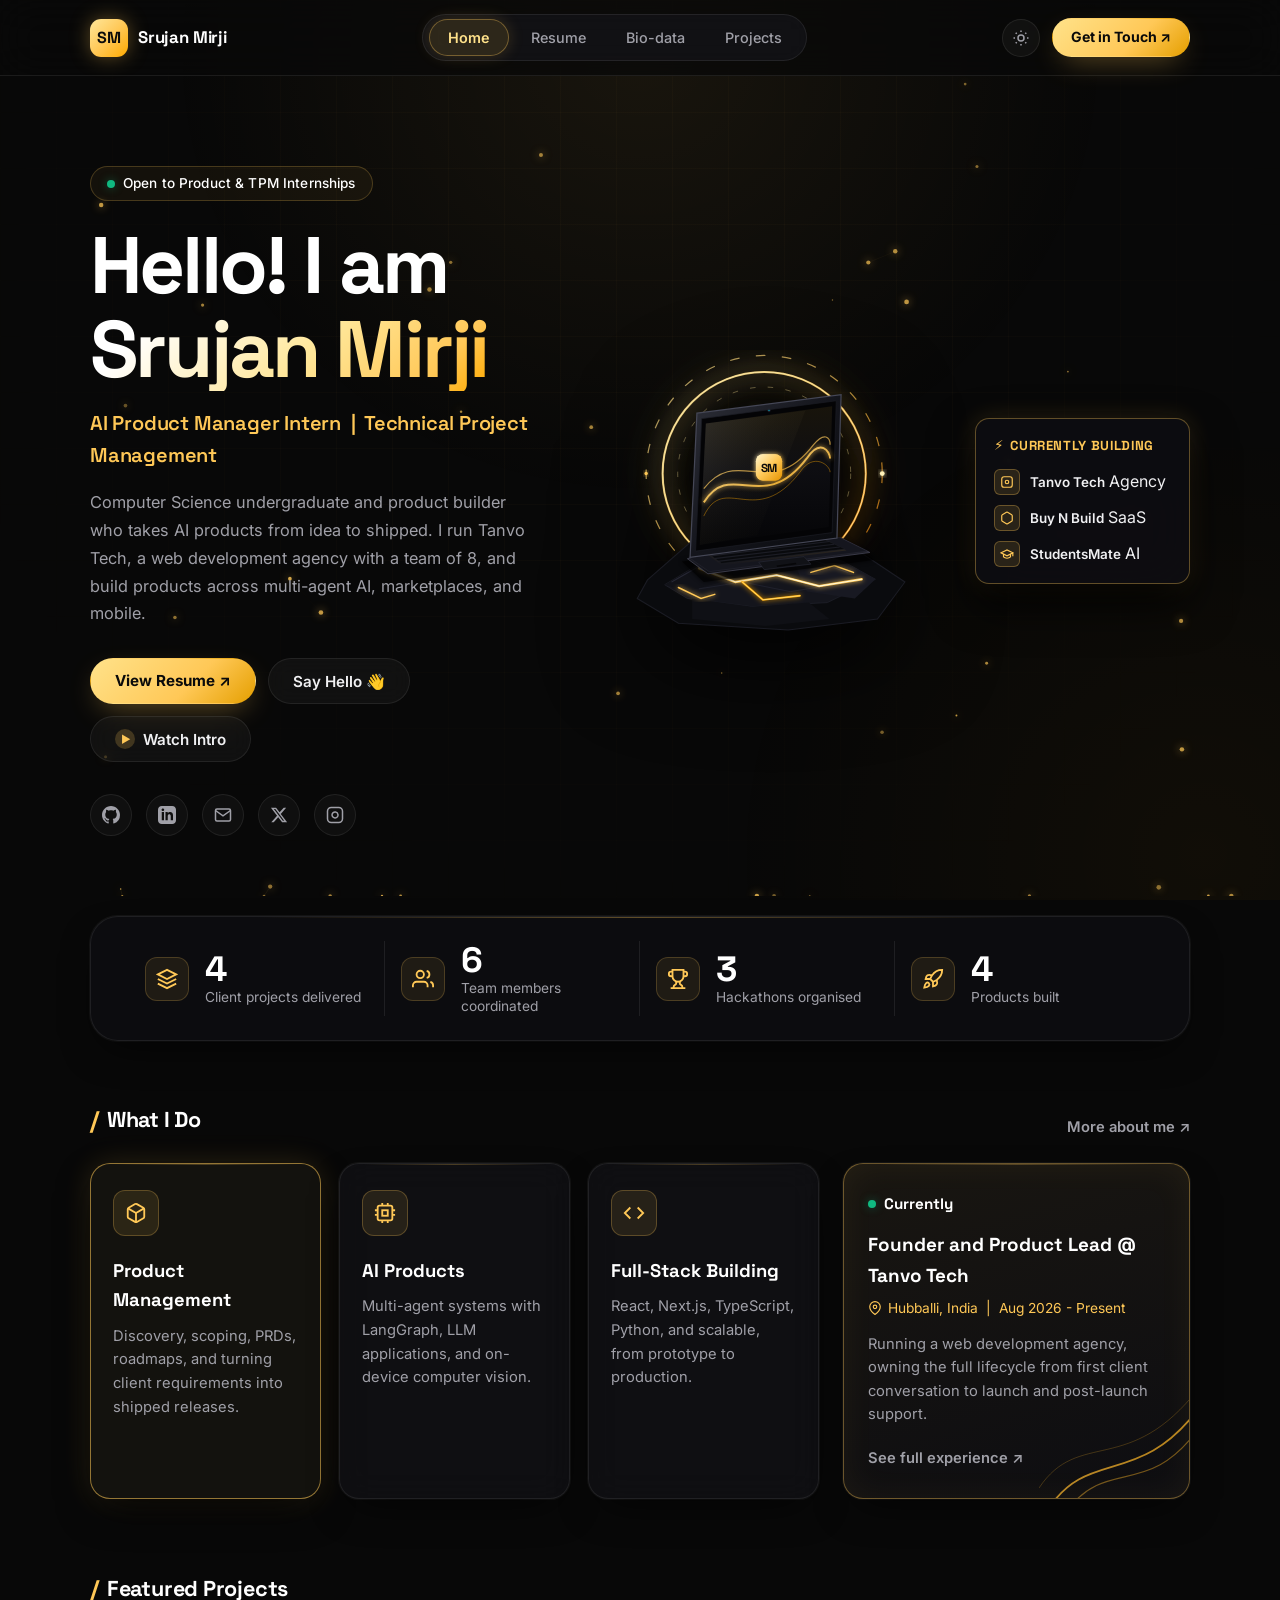
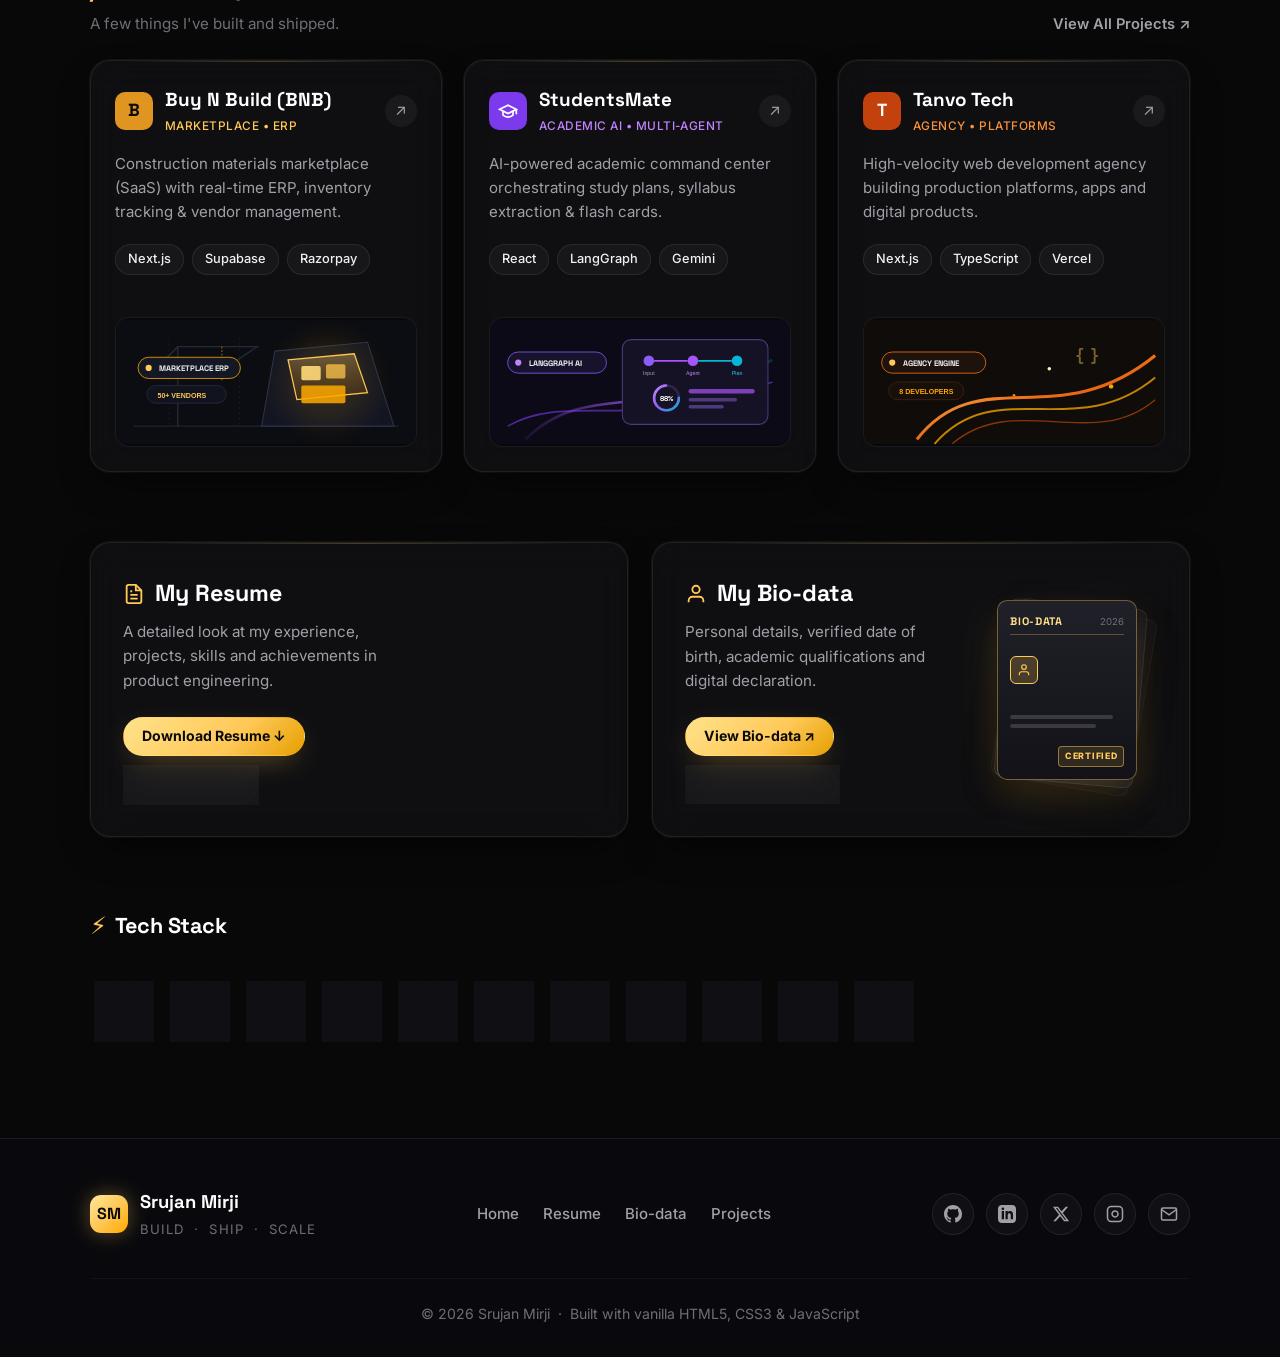
<file: index.html>
<!DOCTYPE html>
<html lang="en">
<head>
    <meta charset="UTF-8">
    <meta name="viewport" content="width=device-width, initial-scale=1.0">
    <title>Srujan Mirji | AI Product Manager &amp; Builder</title>
    <meta name="description" content="Portfolio of Srujan Mirji - AI Product Manager Intern, Technical Project Management, and Founder of Tanvo Tech.">
    <!-- Google Fonts -->
    <link rel="preconnect" href="https://fonts.googleapis.com">
    <link rel="preconnect" href="https://fonts.gstatic.com" crossorigin>
    <link href="https://fonts.googleapis.com/css2?family=Inter:wght@400;500;600;700&family=Space+Grotesk:wght@500;600;700;800&display=swap" rel="stylesheet">
    <link rel="stylesheet" href="style.css">
</head>

<body>

<div class="bg-grid-mesh"></div>

<!-- ==========================================================================
     1. NAVIGATION BAR
     ========================================================================== -->
<nav class="navbar" id="navbar">
    <div class="container">
        <div class="nav-left">
            <a href="index.html" class="nav-brand" aria-label="Srujan Mirji Home">
                <span class="brand-badge">SM</span>
                <span class="brand-name">Srujan Mirji</span>
            </a>
        </div>

        <div class="nav-center">
            <div class="nav-pill">
                <a href="index.html" class="active">Home</a>
                <a href="resume.html">Resume</a>
                <a href="biodata.html">Bio-data</a>
                <a href="#projects">Projects</a>
            </div>
        </div>

        <div class="nav-right">
            <button class="theme-btn" id="themeToggle" aria-label="Toggle theme" title="Toggle theme">
                <svg viewBox="0 0 24 24" fill="none" stroke="currentColor" stroke-width="2"><circle cx="12" cy="12" r="4"/><path d="M12 2v2M12 20v2M4.93 4.93l1.41 1.41M17.66 17.66l1.41 1.41M2 12h2M20 12h2M6.34 17.66l-1.41 1.41M19.07 4.93l-1.41 1.41"/></svg>
            </button>
            <a href="#contact" class="btn btn-gold btn-sm" id="openContactBtnNav">Get in Touch ↗</a>
            <button class="mobile-toggle" id="mobileMenuBtn" aria-label="Toggle navigation menu" aria-expanded="false">
                <span></span><span></span><span></span>
            </button>
        </div>
    </div>
</nav>

<!-- Mobile Navigation Drawer -->
<div class="mobile-nav-drawer" id="mobileNavDrawer">
    <a href="index.html" class="active">Home</a>
    <a href="resume.html">Resume</a>
    <a href="biodata.html">Bio-data</a>
    <a href="#projects">Projects</a>
    <a href="#contact" class="btn btn-gold" id="mobileContactLink">Get in Touch ↗</a>
</div>

<!-- ==========================================================================
     2. HERO SECTION
     ========================================================================== -->
<section class="hero-section" id="home">
    <canvas id="heroParticles" class="hero-canvas"></canvas>

    <div class="container hero-container">
        <!-- Hero Left Column -->
        <div class="hero-left">
            <div class="status-pill">
                <span class="status-dot"></span>
                <span>Open to Product &amp; TPM Internships</span>
            </div>

            <h1 class="hero-title">
                Hello! I am<br>
                <span class="gold-gradient-text">Srujan Mirji</span>
            </h1>

            <p class="hero-subtitle">AI Product Manager Intern &nbsp;|&nbsp; Technical Project Management</p>

            <p class="hero-desc">
                Computer Science undergraduate and product builder who takes AI products from idea to shipped. I run Tanvo Tech, a web development agency with a team of 8, and build products across multi-agent AI, marketplaces, and mobile.
            </p>

            <div class="hero-actions">
                <a href="resume.html" class="btn btn-gold">View Resume ↗</a>
                <button class="btn btn-glass" onclick="welcomeMessage()">Say Hello 👋</button>
                <button class="btn btn-glass" id="openIntroModal"><span class="play-icon">▶</span> Watch Intro</button>
            </div>

            <div class="hero-socials">
                <a href="https://github.com/Srujanmirji" target="_blank" rel="noopener" class="social-link" aria-label="GitHub">
                    <svg viewBox="0 0 24 24" fill="currentColor"><path d="M12 0C5.37 0 0 5.37 0 12c0 5.31 3.435 9.795 8.205 11.385.6.105.825-.255.825-.57 0-.285-.015-1.23-.015-2.235-3.015.555-3.795-.735-4.035-1.41-.135-.345-.72-1.41-1.23-1.695-.42-.225-1.02-.78-.015-.795.945-.015 1.62.87 1.845 1.23 1.08 1.815 2.805 1.305 3.495.99.105-.78.42-1.305.765-1.605-2.67-.3-5.46-1.335-5.46-5.925 0-1.305.465-2.385 1.23-3.225-.12-.3-.54-1.53.12-3.18 0 0 1.005-.315 3.3 1.23.96-.27 1.98-.405 3-.405s2.04.135 3 .405c2.295-1.56 3.3-1.23 3.3-1.23.66 1.65.24 2.88.12 3.18.765.84 1.23 1.905 1.23 3.225 0 4.605-2.805 5.625-5.475 5.925.435.375.81 1.095.81 2.22 0 1.605-.015 2.895-.015 3.3 0 .315.225.69.825.57A12.02 12.02 0 0024 12c0-6.63-5.37-12-12-12z"/></svg>
                </a>
                <a href="https://linkedin.com/in/srujanmirji" target="_blank" rel="noopener" class="social-link" aria-label="LinkedIn">
                    <svg viewBox="0 0 24 24" fill="currentColor"><path d="M19 0h-14c-2.761 0-5 2.239-5 5v14c0 2.761 2.239 5 5 5h14c2.762 0 5-2.239 5-5v-14c0-2.761-2.238-5-5-5zm-11 19h-3v-11h3v11zm-1.5-12.268c-.966 0-1.75-.79-1.75-1.764s.784-1.764 1.75-1.764 1.75.79 1.75 1.764-.783 1.764-1.75 1.764zm13.5 12.268h-3v-5.604c0-3.368-4-3.113-4 0v5.604h-3v-11h3v1.765c1.396-2.586 7-2.777 7 2.476v6.759z"/></svg>
                </a>
                <a href="mailto:srujanmirji10@gmail.com" class="social-link" aria-label="Email">
                    <svg viewBox="0 0 24 24" fill="none" stroke="currentColor" stroke-width="2"><path d="M4 4h16c1.1 0 2 .9 2 2v12c0 1.1-.9 2-2 2H4c-1.1 0-2-.9-2-2V6c0-1.1.9-2 2-2z"/><polyline points="22,6 12,13 2,6"/></svg>
                </a>
                <a href="https://twitter.com" target="_blank" rel="noopener" class="social-link" aria-label="X (Twitter)">
                    <svg viewBox="0 0 24 24" fill="currentColor"><path d="M18.244 2.25h3.308l-7.227 8.26 8.502 11.24H16.17l-5.214-6.817L4.99 21.75H1.68l7.73-8.835L1.254 2.25H8.08l4.713 6.231zm-1.161 17.52h1.833L7.084 4.126H5.117z"/></svg>
                </a>
                <a href="https://instagram.com" target="_blank" rel="noopener" class="social-link" aria-label="Instagram">
                    <svg viewBox="0 0 24 24" fill="none" stroke="currentColor" stroke-width="2"><rect x="2" y="2" width="20" height="20" rx="5" ry="5"/><path d="M16 11.37A4 4 0 1 1 12.63 8 4 4 0 0 1 16 11.37z"/><line x1="17.5" y1="6.5" x2="17.51" y2="6.5"/></svg>
                </a>
            </div>
        </div>

        <!-- Hero Right Column (3D Laptop with Layered Halo Portal & Fissure Rock) -->
        <div class="hero-right">
            <div class="laptop-scene">
                <!-- High-Fidelity 3D Laptop & Volcanic Rock SVG -->
                <svg class="laptop-scene-svg" viewBox="0 0 540 440" fill="none" xmlns="http://www.w3.org/2000/svg">
                  <defs>
                    <filter id="haloGlow" x="-50%" y="-50%" width="200%" height="200%">
                      <feGaussianBlur stdDeviation="16" result="blur1" />
                      <feGaussianBlur stdDeviation="28" result="blur2" />
                      <feMerge>
                        <feMergeNode in="blur2" />
                        <feMergeNode in="blur1" />
                        <feMergeNode in="SourceGraphic" />
                      </feMerge>
                    </filter>
                    <filter id="fissureGlow" x="-30%" y="-30%" width="160%" height="160%">
                      <feGaussianBlur stdDeviation="4" result="blur" />
                      <feMerge>
                        <feMergeNode in="blur" />
                        <feMergeNode in="SourceGraphic" />
                      </feMerge>
                    </filter>
                    <linearGradient id="haloRingGrad" x1="0" y1="0" x2="1" y2="1">
                      <stop offset="0%" stop-color="#FFE79A" />
                      <stop offset="50%" stop-color="#FFC857" />
                      <stop offset="100%" stop-color="#FF8800" />
                    </linearGradient>
                    <linearGradient id="lidBezelGrad" x1="0" y1="0" x2="1" y2="1">
                      <stop offset="0%" stop-color="#2D2F38" />
                      <stop offset="50%" stop-color="#14151C" />
                      <stop offset="100%" stop-color="#090A0D" />
                    </linearGradient>
                    <linearGradient id="screenGrad" x1="0" y1="0" x2="0" y2="1">
                      <stop offset="0%" stop-color="#18140B" />
                      <stop offset="45%" stop-color="#0E0E12" />
                      <stop offset="100%" stop-color="#050507" />
                    </linearGradient>
                    <linearGradient id="screenGlassGlare" x1="0" y1="0" x2="1" y2="1">
                      <stop offset="0%" stop-color="#FFFFFF" stop-opacity="0.12" />
                      <stop offset="40%" stop-color="#FFE79A" stop-opacity="0.04" />
                      <stop offset="100%" stop-color="#000000" stop-opacity="0" />
                    </linearGradient>
                    <linearGradient id="goldMeshGrad" x1="0" y1="0" x2="1" y2="1">
                      <stop offset="0%" stop-color="#FFF2B8" />
                      <stop offset="50%" stop-color="#FFC857" />
                      <stop offset="100%" stop-color="#FFAA00" />
                    </linearGradient>
                    <linearGradient id="baseMetalGrad" x1="0" y1="0" x2="0" y2="1">
                      <stop offset="0%" stop-color="#3D3E4B" />
                      <stop offset="15%" stop-color="#22232B" />
                      <stop offset="85%" stop-color="#15161D" />
                      <stop offset="100%" stop-color="#0D0E12" />
                    </linearGradient>
                    <linearGradient id="goldLogoGrad" x1="0" y1="0" x2="1" y2="1">
                      <stop offset="0%" stop-color="#FFF5CC" />
                      <stop offset="50%" stop-color="#FFC857" />
                      <stop offset="100%" stop-color="#E59400" />
                    </linearGradient>
                    <linearGradient id="deckGlowGrad" x1="0" y1="0" x2="0" y2="1">
                      <stop offset="0%" stop-color="#FFC857" stop-opacity="0.35" />
                      <stop offset="100%" stop-color="#FFAA00" stop-opacity="0" />
                    </linearGradient>
                  </defs>

                  <!-- 1. SVG Animated Gold Orbital Rings Behind Laptop -->
                  <g class="svg-orbital-rings">
                    <circle class="svg-orbit-outer" cx="280" cy="180" r="172" stroke="url(#haloRingGrad)" stroke-width="1.8" stroke-dasharray="14 24" fill="none" opacity="0.65" />
                    <circle class="svg-orbit-main" cx="280" cy="180" r="148" stroke="url(#haloRingGrad)" stroke-width="3" fill="none" opacity="0.9" filter="url(#haloGlow)" />
                    <circle class="svg-orbit-main" cx="280" cy="180" r="148" stroke="#FFF0B3" stroke-width="1.2" fill="none" opacity="0.95" />
                    <circle class="svg-orbit-inner" cx="280" cy="180" r="126" stroke="#FFE79A" stroke-width="1" stroke-dasharray="8 18" fill="none" opacity="0.5" />
                    <!-- Orbiting Satellites / Energy Sparks -->
                    <circle cx="452" cy="180" r="3.5" fill="#FFF2B8" filter="url(#fissureGlow)" />
                    <circle cx="108" cy="180" r="2.5" fill="#FFC857" filter="url(#fissureGlow)" />
                  </g>

                  <!-- 2. Volcanic Obsidian Rock Foundation with Molten Gold Crevices -->
                  <g class="rock-base-group">
                    <polygon points="110,335 175,278 325,268 425,298 485,338 445,392 315,408 155,398 95,362" fill="#0A0B0E" stroke="#1B1C24" stroke-width="1.5" />
                    <polygon points="135,342 215,294 312,284 395,308 442,334 372,368 262,374 168,362" fill="#14151C" stroke="#22242E" stroke-width="1" />
                    <polygon points="175,362 262,374 345,368 375,392 282,402 175,392" fill="#0F1015" />
                    <polygon points="312,284 395,308 442,334 412,362 342,352" fill="#181922" />
                    <polygon points="135,342 215,294 238,332 168,352" fill="#111218" />
                    <!-- Rock Stratum Lines -->
                    <polyline points="145,338 205,304 265,322 328,298 402,324" stroke="#262734" stroke-width="1.5" fill="none" />
                    <polyline points="185,348 248,338 318,352 382,342" stroke="#262734" stroke-width="1" fill="none" />

                    <!-- Molten Golden Lava Fissures (Glowing) -->
                    <path d="M185,318 L238,338 L298,328 L360,344 L422,334" stroke="#FFC857" stroke-width="3.5" stroke-linecap="round" fill="none" filter="url(#fissureGlow)" />
                    <path d="M185,318 L238,338 L298,328 L360,344 L422,334" stroke="#FFF8D6" stroke-width="1.5" stroke-linecap="round" fill="none" />
                    <path d="M248,338 L278,364 L332,358" stroke="#FFAA00" stroke-width="2.8" stroke-linecap="round" fill="none" filter="url(#fissureGlow)" />
                    <path d="M248,338 L278,364 L332,358" stroke="#FFE28A" stroke-width="1.2" stroke-linecap="round" fill="none" />
                    <path d="M155,346 L188,362 L208,356" stroke="#FFC857" stroke-width="2.2" stroke-linecap="round" fill="none" filter="url(#fissureGlow)" />
                    <path d="M348,324 L382,314 L410,324" stroke="#FFC857" stroke-width="2.2" stroke-linecap="round" fill="none" filter="url(#fissureGlow)" />
                  </g>

                  <!-- 3. Realistic 3D Laptop in Perspective -->
                  <g class="laptop-3d-group" transform="translate(10, 0)">
                    <!-- Ambient Drop Shadow -->
                    <polygon points="150,308 388,276 430,306 182,338" fill="#000000" opacity="0.75" filter="url(#fissureGlow)" />

                    <!-- Aluminum Lower Base / Keyboard Deck -->
                    <polygon points="158,304 382,274 424,295 188,326" fill="url(#baseMetalGrad)" stroke="#424352" stroke-width="1.2" />
                    <polygon points="160,302 380,273 420,293 190,323" fill="#15161E" stroke="#272834" stroke-width="0.8" />

                    <!-- Golden Screen Cast Reflection on Aluminum Deck -->
                    <polygon points="188,298 358,276 390,292 208,314" fill="url(#deckGlowGrad)" opacity="0.45" />

                    <!-- Keyboard Recess & Backlit Keylines -->
                    <polygon points="188,296 358,276 388,290 208,311" fill="#090A0D" stroke="#1F2028" stroke-width="0.8" />
                    <line x1="192" y1="300" x2="365" y2="279" stroke="#1C1D25" stroke-width="1.6" />
                    <line x1="197" y1="304" x2="372" y2="283" stroke="#1C1D25" stroke-width="1.6" />
                    <line x1="202" y1="308" x2="380" y2="287" stroke="#1C1D25" stroke-width="1.6" />
                    <!-- Trackpad with Chamfered Outline -->
                    <polygon points="262,309 328,301 338,312 270,320" fill="#111217" stroke="#2D2F3C" stroke-width="0.8" />
                    <!-- Display Thumb Notch -->
                    <polygon points="288,314 316,310 317,312 289,316" fill="#070709" />

                    <!-- Open Display Lid & Bezel -->
                    <polygon points="172,92 382,65 376,274 162,302" fill="url(#lidBezelGrad)" stroke="#454756" stroke-width="1.8" />
                    <polygon points="179,100 375,74 369,266 170,293" fill="#040406" stroke="#1B1C24" stroke-width="1" />
                    <!-- Active Retina Display Screen -->
                    <polygon points="185,107 369,82 364,258 176,284" fill="url(#screenGrad)" />

                    <!-- Screen Specular Diagonal Glare Glass Highlight -->
                    <polygon points="185,107 330,88 260,270 176,284" fill="url(#screenGlassGlare)" />

                    <!-- Screen Content: Glowing Golden Energy Wave Ribbons -->
                    <g opacity="0.9">
                      <path d="M182,222 C222,158 268,242 332,158 C352,128 366,148 366,158" stroke="url(#goldMeshGrad)" stroke-width="2.8" fill="none" filter="url(#fissureGlow)" />
                      <path d="M182,202 C232,138 278,222 342,138 C358,118 366,128 366,138" stroke="url(#goldMeshGrad)" stroke-width="1.8" fill="none" opacity="0.75" />
                      <path d="M182,242 C212,178 258,262 322,178 C342,148 366,168 366,178" stroke="#FFAA00" stroke-width="1.2" fill="none" opacity="0.55" />
                    </g>

                    <!-- Screen Content: Embossed Gold SM Shield Monogram -->
                    <g transform="translate(258, 152)">
                      <rect x="0" y="0" width="38" height="38" rx="10" fill="url(#goldLogoGrad)" filter="url(#fissureGlow)" />
                      <rect x="0" y="0" width="38" height="38" rx="10" fill="url(#goldLogoGrad)" />
                      <text x="19" y="26" font-family="Space Grotesk, sans-serif" font-weight="800" font-size="17" fill="#0A0A0A" text-anchor="middle" letter-spacing="-0.5">SM</text>
                    </g>

                    <!-- FaceTime HD Camera Dot with Cyan Glass Refraction -->
                    <circle cx="277" cy="88" r="2" fill="#161720" stroke="#323444" stroke-width="0.6" />
                    <circle cx="277" cy="88" r="0.8" fill="#00E5FF" opacity="0.85" />
                  </g>
                </svg>
            </div>

            <!-- Floating Currently Building Card (Glassmorphic) -->
            <div class="floating-building-card">
                <div class="building-card-header">
                    <span class="bolt-icon">⚡</span>
                    <span>Currently Building</span>
                </div>
                <div class="building-items">
                    <div class="building-item">
                        <span class="building-icon tanvo-ico">
                            <svg viewBox="0 0 24 24" fill="none" stroke="currentColor" stroke-width="2"><rect x="3" y="3" width="18" height="18" rx="4"/><circle cx="12" cy="12" r="3"/></svg>
                        </span>
                        <div class="building-meta">
                            <span class="building-name">Tanvo Tech</span>
                            <span class="tag-label">Agency</span>
                        </div>
                    </div>
                    <div class="building-item">
                        <span class="building-icon bnb-ico">
                            <svg viewBox="0 0 24 24" fill="none" stroke="currentColor" stroke-width="2"><path d="M21 16V8a2 2 0 0 0-1-1.73l-7-4a2 2 0 0 0-2 0l-7 4A2 2 0 0 0 3 8v8a2 2 0 0 0 1 1.73l7 4a2 2 0 0 0 2 0l7-4A2 2 0 0 0 21 16z"/></svg>
                        </span>
                        <div class="building-meta">
                            <span class="building-name">Buy N Build</span>
                            <span class="tag-label">SaaS</span>
                        </div>
                    </div>
                    <div class="building-item">
                        <span class="building-icon sm-ico">
                            <svg viewBox="0 0 24 24" fill="none" stroke="currentColor" stroke-width="2"><path d="M22 10v6M2 10l10-5 10 5-10 5z"/><path d="M6 12v5c3 3 9 3 12 0v-5"/></svg>
                        </span>
                        <div class="building-meta">
                            <span class="building-name">StudentsMate</span>
                            <span class="tag-label">AI</span>
                        </div>
                    </div>
                </div>
            </div>
        </div>
    </div>
</section>

<!-- ==========================================================================
     3. STATISTICS BAR
     ========================================================================== -->
<section class="stats-section">
    <div class="container">
        <div class="stats-bar glass-card">
            <div class="stat-item">
                <div class="stat-icon">
                    <svg viewBox="0 0 24 24" fill="none" stroke="currentColor" stroke-width="2"><path d="M12 2L2 7l10 5 10-5-10-5zM2 17l10 5 10-5M2 12l10 5 10-5"/></svg>
                </div>
                <div class="stat-content">
                    <span class="stat-number" data-target="4">4</span>
                    <span class="stat-label">Client projects delivered</span>
                </div>
            </div>

            <div class="stat-item">
                <div class="stat-icon">
                    <svg viewBox="0 0 24 24" fill="none" stroke="currentColor" stroke-width="2"><path d="M17 21v-2a4 4 0 0 0-4-4H5a4 4 0 0 0-4 4v2"/><circle cx="9" cy="7" r="4"/><path d="M23 21v-2a4 4 0 0 0-3-3.87"/><path d="M16 3.13a4 4 0 0 1 0 7.75"/></svg>
                </div>
                <div class="stat-content">
                    <span class="stat-number" data-target="6">6</span>
                    <span class="stat-label">Team members coordinated</span>
                </div>
            </div>

            <div class="stat-item">
                <div class="stat-icon">
                    <svg viewBox="0 0 24 24" fill="none" stroke="currentColor" stroke-width="2"><path d="M6 9H4.5a2.5 2.5 0 0 1 0-5H6"/><path d="M18 9h1.5a2.5 2.5 0 0 0 0-5H18"/><path d="M4 22h16"/><path d="M10 14.66V17c0 .55-.47.98-.97 1.21C7.85 18.75 7 20.24 7 22"/><path d="M14 14.66V17c0 .55.47.98.97 1.21C16.15 18.75 17 20.24 17 22"/><path d="M18 2H6v7a6 6 0 0 0 12 0V2z"/></svg>
                </div>
                <div class="stat-content">
                    <span class="stat-number" data-target="3">3</span>
                    <span class="stat-label">Hackathons organised</span>
                </div>
            </div>

            <div class="stat-item">
                <div class="stat-icon">
                    <svg viewBox="0 0 24 24" fill="none" stroke="currentColor" stroke-width="2"><path d="M4.5 16.5c-1.5 1.26-2 5-2 5s3.74-.5 5-2c.71-.84.7-2.13-.09-2.91a2.18 2.18 0 0 0-2.91-.09z"/><path d="m12 15-3-3a22 22 0 0 1 2-3.95A12.88 12.88 0 0 1 22 2c0 2.72-.78 7.5-6 11a22.35 22.35 0 0 1-4 2z"/><path d="M9 12H4s.55-3.03 2-4c1.62-1.08 5 0 5 0"/><path d="M12 15v5s3.03-.55 4-2c1.08-1.62 0-5 0-5"/></svg>
                </div>
                <div class="stat-content">
                    <span class="stat-number" data-target="4">4</span>
                    <span class="stat-label">Products built</span>
                </div>
            </div>
        </div>
    </div>
</section>

<!-- ==========================================================================
     4. WHAT I DO & CURRENTLY SECTION
     ========================================================================== -->
<section class="what-i-do-section" id="about">
    <div class="container">
        <div class="section-header-row">
            <h2 class="section-tag"><span class="slash">/</span> What I Do</h2>
            <a href="resume.html" class="link-arrow">More about me ↗</a>
        </div>

        <div class="what-i-do-grid">
            <!-- 3 Services Cards -->
            <div class="services-trio">
                <!-- Card 1: Product Management (Active Golden Border as in Reference) -->
                <div class="glass-card service-card active-card reveal-on-scroll">
                    <div class="service-icon-box">
                        <svg viewBox="0 0 24 24" fill="none" stroke="currentColor" stroke-width="2"><path d="M21 16V8a2 2 0 0 0-1-1.73l-7-4a2 2 0 0 0-2 0l-7 4A2 2 0 0 0 3 8v8a2 2 0 0 0 1 1.73l7 4a2 2 0 0 0 2 0l7-4A2 2 0 0 0 21 16z"/><polyline points="3.27 6.96 12 12.01 20.73 6.96"/><line x1="12" y1="22.08" x2="12" y2="12"/></svg>
                    </div>
                    <h3 class="service-title">Product Management</h3>
                    <p class="service-desc">
                        Discovery, scoping, PRDs, roadmaps, and turning client requirements into shipped releases.
                    </p>
                </div>

                <!-- Card 2: AI Products -->
                <div class="glass-card service-card reveal-on-scroll">
                    <div class="service-icon-box">
                        <svg viewBox="0 0 24 24" fill="none" stroke="currentColor" stroke-width="2"><rect x="4" y="4" width="16" height="16" rx="2"/><rect x="9" y="9" width="6" height="6"/><line x1="9" y1="1" x2="9" y2="4"/><line x1="15" y1="1" x2="15" y2="4"/><line x1="9" y1="20" x2="9" y2="23"/><line x1="15" y1="20" x2="15" y2="23"/><line x1="20" y1="9" x2="23" y2="9"/><line x1="20" y1="14" x2="23" y2="14"/><line x1="1" y1="9" x2="4" y2="9"/><line x1="1" y1="14" x2="4" y2="14"/></svg>
                    </div>
                    <h3 class="service-title">AI Products</h3>
                    <p class="service-desc">
                        Multi-agent systems with LangGraph, LLM applications, and on-device computer vision.
                    </p>
                </div>

                <!-- Card 3: Full-Stack Building -->
                <div class="glass-card service-card reveal-on-scroll">
                    <div class="service-icon-box">
                        <svg viewBox="0 0 24 24" fill="none" stroke="currentColor" stroke-width="2"><polyline points="16 18 22 12 16 6"/><polyline points="8 6 2 12 8 18"/></svg>
                    </div>
                    <h3 class="service-title">Full-Stack Building</h3>
                    <p class="service-desc">
                        React, Next.js, TypeScript, Python, and scalable, from prototype to production.
                    </p>
                </div>
            </div>

            <!-- Currently Card (Right Column) -->
            <div class="glass-card currently-card reveal-on-scroll">
                <div>
                    <div class="status-indicator">
                        <span class="status-dot"></span>
                        <span>Currently</span>
                    </div>

                    <h3 class="currently-role">Founder and Product Lead @ Tanvo Tech</h3>
                    <div class="currently-meta">
                        <svg viewBox="0 0 24 24" fill="none" stroke="currentColor" stroke-width="2"><path d="M21 10c0 7-9 13-9 13s-9-6-9-13a9 9 0 0 1 18 0z"/><circle cx="12" cy="10" r="3"/></svg>
                        <span>Hubballi, India &nbsp;|&nbsp; Aug 2026 - Present</span>
                    </div>

                    <p class="currently-desc">
                        Running a web development agency, owning the full lifecycle from first client conversation to launch and post-launch support.
                    </p>
                </div>

                <a href="resume.html#experience" class="link-arrow">See full experience ↗</a>

                <!-- Golden Luminous Wave Mesh in Corner -->
                <svg class="currently-wave-art" viewBox="0 0 160 120" fill="none">
                    <path d="M10,120 C50,60 100,100 160,20" stroke="url(#currGold)" stroke-width="1.8"/>
                    <path d="M30,120 C70,70 110,110 160,40" stroke="url(#currGold)" stroke-width="1.2" opacity="0.6"/>
                    <path d="M0,100 C40,40 90,90 160,0" stroke="url(#currGold)" stroke-width="0.8" opacity="0.4"/>
                    <defs>
                        <linearGradient id="currGold" x1="0" y1="0" x2="1" y2="1">
                            <stop offset="0%" stop-color="#FFC857"/>
                            <stop offset="100%" stop-color="#FFAA00"/>
                        </linearGradient>
                    </defs>
                </svg>
            </div>
        </div>
    </div>
</section>

<!-- ==========================================================================
     5. FEATURED PROJECTS SECTION
     ========================================================================== -->
<section class="projects-section" id="projects">
    <div class="container">
        <div class="section-header-row">
            <div>
                <h2 class="section-tag"><span class="slash">/</span> Featured Projects</h2>
                <p class="section-subtitle-text">A few things I've built and shipped.</p>
            </div>
            <a href="resume.html#projects" class="link-arrow">View All Projects ↗</a>
        </div>

                <div class="projects-grid">
            <!-- Project 1: Buy N Build (BNB) -->
            <div class="glass-card project-card bnb-card reveal-on-scroll" onclick="window.location.href='resume.html#projects'">
                <div class="project-card-header">
                    <div class="project-top-row">
                        <div class="project-brand-badge">
                            <span class="project-logo-box bnb">B</span>
                            <div>
                                <h3 class="project-title">Buy N Build (BNB)</h3>
                                <span class="project-type-tag">Marketplace &bull; ERP</span>
                            </div>
                        </div>
                        <span class="project-arrow" title="View Project Details">&nearr;</span>
                    </div>
                    <p class="project-desc">
                        Construction materials marketplace (SaaS) with real-time ERP, inventory tracking &amp; vendor management.
                    </p>
                    <div class="project-tags">
                        <span class="tech-tag">Next.js</span>
                        <span class="tech-tag">Supabase</span>
                        <span class="tech-tag">Razorpay</span>
                    </div>
                </div>

                <!-- Architectural Modern Glass & Steel SaaS Preview -->
                <div class="project-visual-graphic bnb-graphic">
                    <svg viewBox="0 0 340 140" fill="none" xmlns="http://www.w3.org/2000/svg">
                        <defs>
                            <linearGradient id="glassWall" x1="0" y1="0" x2="0" y2="1">
                                <stop offset="0%" stop-color="#FFE28A" stop-opacity="0.3"/>
                                <stop offset="100%" stop-color="#FF8800" stop-opacity="0.08"/>
                            </linearGradient>
                        </defs>
                        <rect width="340" height="140" fill="#0B0D12"/>
                        <!-- Blueprint Metric Grid Lines -->
                        <line x1="20" y1="120" x2="320" y2="120" stroke="#1F2332" stroke-width="1.5"/>
                        <line x1="60" y1="20" x2="60" y2="120" stroke="#171A24" stroke-dasharray="3 3"/>
                        <line x1="140" y1="20" x2="140" y2="120" stroke="#171A24" stroke-dasharray="3 3"/>
                        <line x1="220" y1="20" x2="220" y2="120" stroke="#171A24" stroke-dasharray="3 3"/>
                        <!-- Construction Crane Silhouette -->
                        <path d="M70,120 L70,30 L160,30 L130,50 M70,30 L40,60" stroke="#252A3A" stroke-width="1.5" stroke-linecap="round"/>
                        <line x1="120" y1="30" x2="120" y2="70" stroke="#FFAA00" stroke-width="1" stroke-dasharray="2 2" opacity="0.7"/>
                        <!-- Modern Architectural Modular Building Structure -->
                        <polygon points="180,35 285,25 315,120 165,120" fill="#131622" stroke="#2C3246" stroke-width="1.2"/>
                        <polygon points="195,45 270,38 285,82 205,90" fill="url(#glassWall)" stroke="#FFC857" stroke-width="1.4"/>
                        <!-- Warm Glowing Interior Windows -->
                        <rect x="210" y="52" width="22" height="16" rx="2" fill="#FFE28A" opacity="0.9"/>
                        <rect x="238" y="50" width="22" height="16" rx="2" fill="#FFC857" opacity="0.75"/>
                        <rect x="210" y="74" width="50" height="20" rx="2" fill="#FFAA00" opacity="0.85"/>
                        <!-- Floating HUD Metric Pills -->
                        <g transform="translate(25, 42)">
                            <rect width="116" height="24" rx="12" fill="#151926" stroke="#FFAA00" stroke-width="1" opacity="0.9"/>
                            <circle cx="12" cy="12" r="3.5" fill="#FFC857"/>
                            <text x="24" y="16" font-family="Space Grotesk, sans-serif" font-weight="700" font-size="9" fill="#F0F0F2">MARKETPLACE ERP</text>
                        </g>
                        <g transform="translate(35, 74)">
                            <rect width="90" height="20" rx="10" fill="#11141F" stroke="#282F44" stroke-width="0.8"/>
                            <text x="12" y="14" font-family="sans-serif" font-weight="600" font-size="8" fill="#FFC857">50+ VENDORS</text>
                        </g>
                        <!-- Ambient Warm Light Flare -->
                        <circle cx="240" cy="70" r="50" fill="#FFAA00" opacity="0.12" filter="blur(16px)"/>
                    </svg>
                </div>
            </div>

            <!-- Project 2: StudentsMate -->
            <div class="glass-card project-card sm-card reveal-on-scroll" onclick="window.location.href='resume.html#projects'">
                <div class="project-card-header">
                    <div class="project-top-row">
                        <div class="project-brand-badge">
                            <span class="project-logo-box sm">
                                <svg viewBox="0 0 24 24" fill="none" stroke="currentColor" stroke-width="2" style="width:20px;height:20px;"><path d="M22 10v6M2 10l10-5 10 5-10 5z"/><path d="M6 12v5c3 3 9 3 12 0v-5"/></svg>
                            </span>
                            <div>
                                <h3 class="project-title">StudentsMate</h3>
                                <span class="project-type-tag sm-tag">Academic AI &bull; Multi-Agent</span>
                            </div>
                        </div>
                        <span class="project-arrow" title="View Project Details">&nearr;</span>
                    </div>
                    <p class="project-desc">
                        AI-powered academic command center orchestrating study plans, syllabus extraction &amp; flash cards.
                    </p>
                    <div class="project-tags">
                        <span class="tech-tag">React</span>
                        <span class="tech-tag">LangGraph</span>
                        <span class="tech-tag">Gemini</span>
                    </div>
                </div>

                <!-- AI Command Center Dashboard & Cybernetic Waves Preview -->
                <div class="project-visual-graphic sm-graphic">
                    <svg viewBox="0 0 340 140" fill="none" xmlns="http://www.w3.org/2000/svg">
                        <defs>
                            <linearGradient id="smNeonGrad" x1="0" y1="0" x2="1" y2="1">
                                <stop offset="0%" stop-color="#C084FC"/>
                                <stop offset="50%" stop-color="#8B5CF6"/>
                                <stop offset="100%" stop-color="#06B6D4"/>
                            </linearGradient>
                            <linearGradient id="smWave" x1="0" y1="0" x2="1" y2="0">
                                <stop offset="0%" stop-color="#8B5CF6" stop-opacity="0.1"/>
                                <stop offset="50%" stop-color="#A855F7" stop-opacity="0.8"/>
                                <stop offset="100%" stop-color="#06B6D4" stop-opacity="0.2"/>
                            </linearGradient>
                        </defs>
                        <rect width="340" height="140" fill="#0C0A16"/>
                        <!-- Neural Pulse Flow Waves -->
                        <path d="M40,135 C110,65 190,120 320,45" stroke="url(#smWave)" stroke-width="3" fill="none"/>
                        <path d="M20,120 C90,80 170,130 320,70" stroke="#7C3AED" stroke-width="1.8" opacity="0.6" fill="none"/>
                        <!-- AI Command Center Dashboard Panel -->
                        <rect x="150" y="22" width="165" height="96" rx="10" fill="#161226" stroke="#4C3A7A" stroke-width="1.2"/>
                        <!-- LangGraph Agent Nodes & Connections -->
                        <circle cx="180" cy="46" r="6" fill="#8B5CF6"/>
                        <circle cx="230" cy="46" r="6" fill="#A855F7"/>
                        <circle cx="280" cy="46" r="6" fill="#06B6D4"/>
                        <line x1="186" y1="46" x2="224" y2="46" stroke="#A855F7" stroke-width="2"/>
                        <line x1="236" y1="46" x2="274" y2="46" stroke="#06B6D4" stroke-width="2"/>
                        <!-- Graph Labels -->
                        <text x="180" y="62" font-family="sans-serif" font-size="6" fill="#A0A0B0" text-anchor="middle">Input</text>
                        <text x="230" y="62" font-family="sans-serif" font-size="6" fill="#C084FC" text-anchor="middle">Agent</text>
                        <text x="280" y="62" font-family="sans-serif" font-size="6" fill="#22D3EE" text-anchor="middle">Plan</text>
                        <!-- Circular Completion Meter -->
                        <circle cx="200" cy="88" r="14" stroke="#2E244A" stroke-width="3" fill="none"/>
                        <circle cx="200" cy="88" r="14" stroke="url(#smNeonGrad)" stroke-width="3" stroke-dasharray="65 100" stroke-linecap="round" fill="none"/>
                        <text x="200" y="91" font-family="Space Grotesk, sans-serif" font-weight="700" font-size="8" fill="#FFF" text-anchor="middle">88%</text>
                        <rect x="225" y="78" width="75" height="5" rx="2.5" fill="#A855F7" opacity="0.7"/>
                        <rect x="225" y="88" width="55" height="4" rx="2" fill="#4C3A7A"/>
                        <rect x="225" y="96" width="40" height="4" rx="2" fill="#4C3A7A"/>
                        <!-- Floating HUD Metric Pill -->
                        <g transform="translate(20, 36)">
                            <rect width="112" height="24" rx="12" fill="#1A1430" stroke="#8B5CF6" stroke-width="1" opacity="0.9"/>
                            <circle cx="12" cy="12" r="3.5" fill="#C084FC"/>
                            <text x="24" y="16" font-family="Space Grotesk, sans-serif" font-weight="700" font-size="9" fill="#F0F0F2">LANGGRAPH AI</text>
                        </g>
                    </svg>
                </div>
            </div>

            <!-- Project 3: Tanvo Tech -->
            <div class="glass-card project-card tanvo-card reveal-on-scroll" onclick="window.location.href='resume.html#projects'">
                <div class="project-card-header">
                    <div class="project-top-row">
                        <div class="project-brand-badge">
                            <span class="project-logo-box tanvo">T</span>
                            <div>
                                <h3 class="project-title">Tanvo Tech</h3>
                                <span class="project-type-tag tanvo-tag">Agency &bull; Platforms</span>
                            </div>
                        </div>
                        <span class="project-arrow" title="View Project Details">&nearr;</span>
                    </div>
                    <p class="project-desc">
                        High-velocity web development agency building production platforms, apps and digital products.
                    </p>
                    <div class="project-tags">
                        <span class="tech-tag">Next.js</span>
                        <span class="tech-tag">TypeScript</span>
                        <span class="tech-tag">Vercel</span>
                    </div>
                </div>

                <!-- 3D Kinetic Volumetric Velocity Energy Preview -->
                <div class="project-visual-graphic tanvo-graphic">
                    <svg viewBox="0 0 340 140" fill="none" xmlns="http://www.w3.org/2000/svg">
                        <defs>
                            <linearGradient id="tanvoFire" x1="0" y1="0" x2="1" y2="1">
                                <stop offset="0%" stop-color="#FFE79A"/>
                                <stop offset="50%" stop-color="#F97316"/>
                                <stop offset="100%" stop-color="#C2410C"/>
                            </linearGradient>
                        </defs>
                        <rect width="340" height="140" fill="#100C09"/>
                        <!-- 3D Kinetic Volumetric Velocity Ribbons -->
                        <path d="M60,135 C130,45 220,130 330,40" stroke="url(#tanvoFire)" stroke-width="3.5" opacity="0.95" fill="none"/>
                        <path d="M80,140 C150,60 240,140 330,65" stroke="#FFAA00" stroke-width="2.2" opacity="0.75" fill="none"/>
                        <path d="M100,140 C170,80 260,150 330,90" stroke="#EA580C" stroke-width="1.5" opacity="0.55" fill="none"/>
                        <!-- Floating Code Syntax Brackets & Sparks -->
                        <text x="240" y="45" font-family="Space Grotesk, monospace" font-weight="800" font-size="18" fill="#FFC857" opacity="0.45">{ &nbsp;}</text>
                        <circle cx="210" cy="55" r="2" fill="#FFF2B8"/>
                        <circle cx="280" cy="75" r="2.5" fill="#FFAA00"/>
                        <circle cx="170" cy="85" r="1.5" fill="#FF8800"/>
                        <!-- Floating HUD Agency Badge -->
                        <g transform="translate(20, 36)">
                            <rect width="118" height="24" rx="12" fill="#20130E" stroke="#F97316" stroke-width="1" opacity="0.9"/>
                            <circle cx="12" cy="12" r="3.5" fill="#FFC857"/>
                            <text x="24" y="16" font-family="Space Grotesk, sans-serif" font-weight="700" font-size="9" fill="#F0F0F2">AGENCY ENGINE</text>
                        </g>
                        <g transform="translate(28, 70)">
                            <rect width="85" height="20" rx="10" fill="#180F0A" stroke="#4A2518" stroke-width="0.8"/>
                            <text x="12" y="14" font-family="sans-serif" font-weight="600" font-size="8" fill="#FFAA00">8 DEVELOPERS</text>
                        </g>
                    </svg>
                </div>
            </div>
        </div>
    </div>
</section>

<!-- ==========================================================================
     6. RESUME & BIO-DATA CARDS SECTION
     ========================================================================== -->
<section class="documents-section">
    <div class="container">
                <div class="documents-grid">
            <!-- Card 1: My Resume -->
            <div class="glass-card doc-card resume-card reveal-on-scroll">
                <div class="doc-card-info">
                    <div class="doc-title-row">
                        <svg class="doc-icon" viewBox="0 0 24 24" fill="none" stroke="currentColor" stroke-width="2"><path d="M14 2H6a2 2 0 0 0-2 2v16a2 2 0 0 0 2 2h12a2 2 0 0 0 2-2V8z"/><polyline points="14 2 14 8 20 8"/><line x1="16" y1="13" x2="8" y2="13"/><line x1="16" y1="17" x2="8" y2="17"/><polyline points="10 9 9 9 8 9"/></svg>
                        <h3 class="doc-heading">My Resume</h3>
                    </div>
                    <p class="doc-desc">
                        A detailed look at my experience, projects, skills and achievements in product engineering.
                    </p>
                    <div class="doc-actions">
                        <a href="Srujan_Mirji_Resume.pdf" download class="btn btn-gold btn-sm">Download Resume &darr;</a>
                        <a href="resume.html" class="btn btn-glass btn-sm">View Online &nearr;</a>
                    </div>
                </div>

                <!-- 3D Gold Metallic Card Stack -->
                <div class="doc-mockup-wrap">
                    <div class="gold-card-stack">
                        <div class="stack-card card-back"></div>
                        <div class="stack-card card-mid"></div>
                        <div class="stack-card card-front">
                            <div class="card-emboss-pattern"></div>
                            <span class="card-sm-pill">SM</span>
                            <span class="card-label-text">Resume</span>
                            <div class="card-sim-lines">
                                <div class="sim-line gold"></div>
                                <div class="sim-line"></div>
                                <div class="sim-line short"></div>
                            </div>
                        </div>
                    </div>
                </div>
            </div>

            <!-- Card 2: My Bio-data -->
            <div class="glass-card doc-card biodata-card reveal-on-scroll">
                <div class="doc-card-info">
                    <div class="doc-title-row">
                        <svg class="doc-icon" viewBox="0 0 24 24" fill="none" stroke="currentColor" stroke-width="2"><path d="M20 21v-2a4 4 0 0 0-4-4H8a4 4 0 0 0-4 4v2"/><circle cx="12" cy="7" r="4"/></svg>
                        <h3 class="doc-heading">My Bio-data</h3>
                    </div>
                    <p class="doc-desc">
                        Personal details, verified date of birth, academic qualifications and digital declaration.
                    </p>
                    <div class="doc-actions">
                        <a href="biodata.html" class="btn btn-gold btn-sm">View Bio-data &nearr;</a>
                        <button onclick="window.print()" class="btn btn-glass btn-sm">Download PDF &darr;</button>
                    </div>
                </div>

                <!-- Layered Paper Document Stack with Portrait -->
                <div class="doc-mockup-wrap">
                    <div class="paper-doc-stack">
                        <div class="paper-sheet sheet-3"></div>
                        <div class="paper-sheet sheet-2"></div>
                        <div class="paper-sheet sheet-1">
                            <div class="paper-header-strip">
                                <span class="paper-header-text">BIO-DATA</span>
                                <span class="paper-date-text">2026</span>
                            </div>
                            <div class="paper-body-flex">
                                <div class="paper-avatar-box">
                                    <svg viewBox="0 0 24 24" fill="none" stroke="currentColor" stroke-width="2"><path d="M20 21v-2a4 4 0 0 0-4-4H8a4 4 0 0 0-4 4v2"/><circle cx="12" cy="7" r="4"/></svg>
                                </div>
                                <div class="paper-lines">
                                    <div class="paper-line gold" style="width: 85%;"></div>
                                    <div class="paper-line" style="width: 60%;"></div>
                                    <div class="paper-line short" style="width: 40%;"></div>
                                </div>
                            </div>
                            <div class="paper-sublines">
                                <div class="paper-line" style="width: 90%;"></div>
                                <div class="paper-line" style="width: 75%;"></div>
                            </div>
                            <div class="paper-seal-badge">
                                <span>CERTIFIED</span>
                            </div>
                        </div>
                    </div>
                </div>
            </div>
        </div>
    </div>
</section>

<!-- ==========================================================================
     7. TECH STACK HORIZONTAL CAROUSEL
     ========================================================================== -->
<section class="tech-stack-section">
    <div class="container">
        <h2 class="section-tag" style="margin-bottom: 20px;"><span class="slash">⚡</span> Tech Stack</h2>
                <div class="tech-marquee-container">
            <!-- React -->
            <div class="tech-pill" title="React">
                <svg viewBox="0 0 24 24" fill="none" stroke="#22D3EE" stroke-width="1.8"><ellipse cx="12" cy="12" rx="10" ry="4"/><ellipse cx="12" cy="12" rx="10" ry="4" transform="rotate(60 12 12)"/><ellipse cx="12" cy="12" rx="10" ry="4" transform="rotate(120 12 12)"/><circle cx="12" cy="12" r="2" fill="#22D3EE"/></svg>
            </div>
            <!-- Next.js -->
            <div class="tech-pill" title="Next.js">
                <svg viewBox="0 0 24 24" fill="#FFFFFF"><path d="M12 2a10 10 0 1 0 10 10A10 10 0 0 0 12 2zm4.8 14.4l-6.2-8.5H8.8v7.2h1.5v-5.2l5.7 7.8a8.5 8.5 0 0 1-1.2.5zm-.3-3.6h1.5V7.9h-1.5z"/></svg>
            </div>
            <!-- TypeScript -->
            <div class="tech-pill" title="TypeScript">
                <svg viewBox="0 0 24 24"><rect x="2" y="2" width="20" height="20" rx="4" fill="#3178C6"/><text x="6" y="17" font-family="sans-serif" font-weight="900" font-size="12" fill="#FFFFFF">TS</text></svg>
            </div>
            <!-- Python -->
            <div class="tech-pill" title="Python">
                <svg viewBox="0 0 24 24"><path d="M11.9 2c-3.1 0-2.9 1.3-2.9 1.3l.1 1.4h3v.4H6.2S4 4.8 4 8c0 3.1 1.9 3 1.9 3h1.1V9.5s-.1-1.3 1.3-1.3h4.6s1.2.1 1.2-1.2V4.5S14.3 2 11.9 2zm-1.8 1.2c.4 0 .7.3.7.7s-.3.7-.7.7-.7-.3-.7-.7.3-.7.7-.7z" fill="#38BDF8"/><path d="M12.1 22c3.1 0 2.9-1.3 2.9-1.3l-.1-1.4h-3v-.4h5.9s2.2.3 2.2-2.9c0-3.1-1.9-3-1.9-3h-1.1v1.5s.1 1.3-1.3 1.3H11s-1.2-.1-1.2 1.2v2.5s-.2 2.5 2.3 2.5zm1.8-1.2c-.4 0-.7-.3-.7-.7s.3-.7.7-.7.7.3.7.7-.3.7-.7.7z" fill="#FACC15"/></svg>
            </div>
            <!-- Node.js -->
            <div class="tech-pill" title="Node.js">
                <svg viewBox="0 0 24 24"><polygon points="12,2 21,7.2 21,17.6 12,22.8 3,17.6 3,7.2" fill="#22C55E" opacity="0.2" stroke="#22C55E" stroke-width="1.5"/><text x="12" y="15" font-family="sans-serif" font-weight="800" font-size="9" fill="#22C55E" text-anchor="middle">JS</text></svg>
            </div>
            <!-- Supabase -->
            <div class="tech-pill" title="Supabase">
                <svg viewBox="0 0 24 24"><path d="M13.4 22.8c-.8.9-2.2.4-2.2-.8V13H2.8c-.9 0-1.4-1.1-.8-1.8L10.6 1.2c.8-.9 2.2-.4 2.2.8V11h8.4c.9 0 1.4 1.1.8 1.8l-8.6 10z" fill="#10B981"/></svg>
            </div>
            <!-- Docker -->
            <div class="tech-pill" title="Docker">
                <svg viewBox="0 0 24 24"><rect x="3" y="11" width="18" height="6" rx="3" fill="#38BDF8"/><rect x="6" y="8" width="3" height="3" fill="#38BDF8"/><rect x="10" y="8" width="3" height="3" fill="#38BDF8"/><rect x="14" y="8" width="3" height="3" fill="#38BDF8"/><rect x="10" y="5" width="3" height="3" fill="#38BDF8"/><circle cx="18" cy="14" r="1" fill="#080808"/></svg>
            </div>
            <!-- AWS -->
            <div class="tech-pill" title="AWS">
                <svg viewBox="0 0 24 24"><text x="12" y="12" font-family="Space Grotesk, sans-serif" font-weight="900" font-size="8" fill="#FF9900" text-anchor="middle">aws</text><path d="M6 15c4 3 8 3 12 0" stroke="#FF9900" stroke-width="1.8" stroke-linecap="round" fill="none"/></svg>
            </div>
            <!-- Figma -->
            <div class="tech-pill" title="Figma">
                <svg viewBox="0 0 24 24"><path d="M8 18a3 3 0 0 0 3 3 3 3 0 0 0 3-3v-3H8a3 3 0 0 0 0 3z" fill="#0ACF83"/><path d="M8 12a3 3 0 0 0 3 3h3v-6H8a3 3 0 0 0 0 3z" fill="#A259FF"/><path d="M8 6a3 3 0 0 0 3 3h3V3H8a3 3 0 0 0 0 3z" fill="#F24E1E"/><path d="M11 3h3a3 3 0 0 1 3 3 3 3 0 0 1-3 3h-3V3z" fill="#FF7262"/><circle cx="14" cy="12" r="3" fill="#1ABCFE"/></svg>
            </div>
            <!-- OpenAI -->
            <div class="tech-pill" title="OpenAI">
                <svg viewBox="0 0 24 24" fill="#FFFFFF"><path d="M22.28 10.45a6.04 6.04 0 0 0-.52-4.97 6.16 6.16 0 0 0-4.63-2.98 6.05 6.05 0 0 0-8.5-2.5 6.16 6.16 0 0 0-3.37 4.37 6.05 6.05 0 0 0-3.9 4.34 6.16 6.16 0 0 0 .73 5.46 6.04 6.04 0 0 0 .52 4.97 6.16 6.16 0 0 0 4.63 2.98 6.05 6.05 0 0 0 8.5 2.5 6.16 6.16 0 0 0 3.37-4.37 6.05 6.05 0 0 0 3.9-4.34 6.16 6.16 0 0 0-.73-5.46zm-9.08 10.55a4.7 4.7 0 0 1-3.1-.73l.15-.09 3.9-2.25a.73.73 0 0 0 .37-.63v-5.5l1.65.95v5.07a4.67 4.67 0 0 1-2.97 3.18z"/></svg>
            </div>
            <!-- Discord -->
            <div class="tech-pill" title="Discord">
                <svg viewBox="0 0 24 24" fill="#818CF8"><path d="M20.317 4.37a19.791 19.791 0 0 0-4.885-1.515.074.074 0 0 0-.079.037c-.21.375-.444.864-.608 1.25a18.27 18.27 0 0 0-5.487 0 12.64 12.64 0 0 0-.617-1.25.077.077 0 0 0-.079-.037A19.736 19.736 0 0 0 3.677 4.37a.07.07 0 0 0-.032.027C.533 9.046-.32 13.58.099 18.057a.082.082 0 0 0 .031.057 19.9 19.9 0 0 0 5.993 3.03.078.078 0 0 0 .084-.028c.462-.63.874-1.295 1.226-1.994.021-.041.001-.09-.041-.106a13.107 13.107 0 0 1-1.872-.892.077.077 0 0 1-.008-.128 10.2 10.2 0 0 0 .372-.292.074.074 0 0 1 .077-.01c3.929 1.793 8.18 1.793 12.061 0a.074.074 0 0 1 .078.01c.12.098.246.198.373.292a.077.077 0 0 1-.006.127 12.299 12.299 0 0 1-1.873.894.077.077 0 0 0-.041.107c.36.698.772 1.362 1.225 1.993a.076.076 0 0 0 .084.028 19.839 19.839 0 0 0 6.002-3.03.077.077 0 0 0 .032-.054c.5-5.177-.838-9.674-3.549-13.66a.061.061 0 0 0-.031-.028zM8.02 15.33c-1.183 0-2.157-1.085-2.157-2.419 0-1.333.956-2.419 2.157-2.419 1.21 0 2.176 1.096 2.157 2.42 0 1.333-.956 2.418-2.157 2.418zm7.975 0c-1.183 0-2.157-1.085-2.157-2.419 0-1.333.955-2.419 2.157-2.419 1.21 0 2.176 1.096 2.157 2.42 0 1.333-.946 2.418-2.157 2.418z"/></svg>
            </div>
        </div>
    </div>
</section>

<!-- ==========================================================================
     8. FOOTER
     ========================================================================== -->
<footer class="footer" id="contact">
    <div class="container">
        <div class="footer-top">
            <div class="footer-brand">
                <span class="brand-badge">SM</span>
                <div class="footer-brand-text">
                    <h4>Srujan Mirji</h4>
                    <span class="footer-tagline">Build &nbsp;·&nbsp; Ship &nbsp;·&nbsp; Scale</span>
                </div>
            </div>

            <nav class="footer-nav">
                <a href="index.html">Home</a>
                <a href="resume.html">Resume</a>
                <a href="biodata.html">Bio-data</a>
                <a href="#projects">Projects</a>
            </nav>

            <div class="footer-socials">
                <a href="https://github.com/Srujanmirji" target="_blank" rel="noopener" class="social-link" aria-label="GitHub">
                    <svg viewBox="0 0 24 24" fill="currentColor"><path d="M12 0C5.37 0 0 5.37 0 12c0 5.31 3.435 9.795 8.205 11.385.6.105.825-.255.825-.57 0-.285-.015-1.23-.015-2.235-3.015.555-3.795-.735-4.035-1.41-.135-.345-.72-1.41-1.23-1.695-.42-.225-1.02-.78-.015-.795.945-.015 1.62.87 1.845 1.23 1.08 1.815 2.805 1.305 3.495.99.105-.78.42-1.305.765-1.605-2.67-.3-5.46-1.335-5.46-5.925 0-1.305.465-2.385 1.23-3.225-.12-.3-.54-1.53.12-3.18 0 0 1.005-.315 3.3 1.23.96-.27 1.98-.405 3-.405s2.04.135 3 .405c2.295-1.56 3.3-1.23 3.3-1.23.66 1.65.24 2.88.12 3.18.765.84 1.23 1.905 1.23 3.225 0 4.605-2.805 5.625-5.475 5.925.435.375.81 1.095.81 2.22 0 1.605-.015 2.895-.015 3.3 0 .315.225.69.825.57A12.02 12.02 0 0024 12c0-6.63-5.37-12-12-12z"/></svg>
                </a>
                <a href="https://linkedin.com/in/srujanmirji" target="_blank" rel="noopener" class="social-link" aria-label="LinkedIn">
                    <svg viewBox="0 0 24 24" fill="currentColor"><path d="M19 0h-14c-2.761 0-5 2.239-5 5v14c0 2.761 2.239 5 5 5h14c2.762 0 5-2.239 5-5v-14c0-2.761-2.238-5-5-5zm-11 19h-3v-11h3v11zm-1.5-12.268c-.966 0-1.75-.79-1.75-1.764s.784-1.764 1.75-1.764 1.75.79 1.75 1.764-.783 1.764-1.75 1.764zm13.5 12.268h-3v-5.604c0-3.368-4-3.113-4 0v5.604h-3v-11h3v1.765c1.396-2.586 7-2.777 7 2.476v6.759z"/></svg>
                </a>
                <a href="https://twitter.com" target="_blank" rel="noopener" class="social-link" aria-label="X (Twitter)">
                    <svg viewBox="0 0 24 24" fill="currentColor"><path d="M18.244 2.25h3.308l-7.227 8.26 8.502 11.24H16.17l-5.214-6.817L4.99 21.75H1.68l7.73-8.835L1.254 2.25H8.08l4.713 6.231zm-1.161 17.52h1.833L7.084 4.126H5.117z"/></svg>
                </a>
                <a href="https://instagram.com" target="_blank" rel="noopener" class="social-link" aria-label="Instagram">
                    <svg viewBox="0 0 24 24" fill="none" stroke="currentColor" stroke-width="2"><rect x="2" y="2" width="20" height="20" rx="5" ry="5"/><path d="M16 11.37A4 4 0 1 1 12.63 8 4 4 0 0 1 16 11.37z"/><line x1="17.5" y1="6.5" x2="17.51" y2="6.5"/></svg>
                </a>
                <a href="mailto:srujanmirji10@gmail.com" class="social-link" aria-label="Email">
                    <svg viewBox="0 0 24 24" fill="none" stroke="currentColor" stroke-width="2"><path d="M4 4h16c1.1 0 2 .9 2 2v12c0 1.1-.9 2-2 2H4c-1.1 0-2-.9-2-2V6c0-1.1.9-2 2-2z"/><polyline points="22,6 12,13 2,6"/></svg>
                </a>
            </div>
        </div>

        <div class="footer-bottom">
            <p>&copy; 2026 Srujan Mirji &nbsp;·&nbsp; Built with vanilla HTML5, CSS3 &amp; JavaScript</p>
        </div>
    </div>
</footer>

<!-- ==========================================================================
     MODALS
     ========================================================================== -->

<!-- Watch Intro Modal -->
<div class="modal-overlay" id="introModal" role="dialog" aria-modal="true" aria-labelledby="introTitle">
    <div class="modal-box">
        <button class="modal-close" id="closeIntroModal" aria-label="Close dialog">✕</button>
        <span class="status-pill" style="margin-bottom:14px;"><span class="status-dot"></span> Founder &amp; AI PM</span>
        <h3 id="introTitle" style="font-family:var(--font-head);font-size:1.8rem;color:#FFF;margin-bottom:12px;">
            Hi, I'm <span class="gold-gradient-text">Srujan Mirji</span>
        </h3>
        <p style="color:var(--text-secondary);font-size:1rem;line-height:1.7;margin-bottom:20px;">
            I am a Computer Science undergraduate and product builder focusing on AI-assisted development, multi-agent systems, and scalable technical project management. Currently leading <strong>Tanvo Tech</strong> delivering digital products for clients, and building two-sided marketplace platforms.
        </p>
        <div style="background:rgba(255,200,87,0.08);border:1px solid rgba(255,200,87,0.25);border-radius:12px;padding:16px;margin-bottom:24px;">
            <p style="color:var(--gold-bright);font-size:0.92rem;margin:0;font-weight:500;">
                💡 <em>"Taking ideas from 0 to 1 with AI agent orchestration, robust scoping, and rapid cross-functional delivery."</em>
            </p>
        </div>
        <div style="display:flex;gap:12px;flex-wrap:wrap;">
            <a href="resume.html" class="btn btn-gold btn-sm">Read Full Resume ↗</a>
            <button onclick="copyEmail(event)" class="btn btn-glass btn-sm">Copy Email 📋</button>
        </div>
    </div>
</div>

<!-- Get in Touch Modal -->
<div class="modal-overlay" id="contactModal" role="dialog" aria-modal="true" aria-labelledby="contactTitle">
    <div class="modal-box">
        <button class="modal-close" id="closeContactModal" aria-label="Close dialog">✕</button>
        <h3 id="contactTitle" style="font-family:var(--font-head);font-size:1.8rem;color:#FFF;margin-bottom:8px;">
            Get in <span class="gold-gradient-text">Touch</span>
        </h3>
        <p style="color:var(--text-secondary);font-size:0.95rem;margin-bottom:24px;">
            Open to AI Product Manager Internships, Technical Project Management, and high-impact software initiatives.
        </p>

        <div style="display:flex;flex-direction:column;gap:12px;margin-bottom:24px;">
            <a href="mailto:srujanmirji10@gmail.com" class="info-card" style="display:flex;align-items:center;gap:14px;">
                <span style="font-size:1.4rem;">✉️</span>
                <div>
                    <b>Email</b>
                    <span>srujanmirji10@gmail.com</span>
                </div>
            </a>
            <a href="tel:+919663341218" class="info-card" style="display:flex;align-items:center;gap:14px;">
                <span style="font-size:1.4rem;">📞</span>
                <div>
                    <b>Phone</b>
                    <span>+91 96633 41218</span>
                </div>
            </a>
            <a href="https://linkedin.com/in/srujanmirji" target="_blank" rel="noopener" class="info-card" style="display:flex;align-items:center;gap:14px;">
                <span style="font-size:1.4rem;">💼</span>
                <div>
                    <b>LinkedIn</b>
                    <span>linkedin.com/in/srujanmirji</span>
                </div>
            </a>
        </div>

        <div style="display:flex;gap:12px;">
            <button onclick="copyEmail(event)" class="btn btn-gold btn-sm">Copy Email Address 📋</button>
            <a href="mailto:srujanmirji10@gmail.com" class="btn btn-glass btn-sm">Send Direct Mail ↗</a>
        </div>
    </div>
</div>

<script src="script.js"></script>
</body>
</html>
</file>
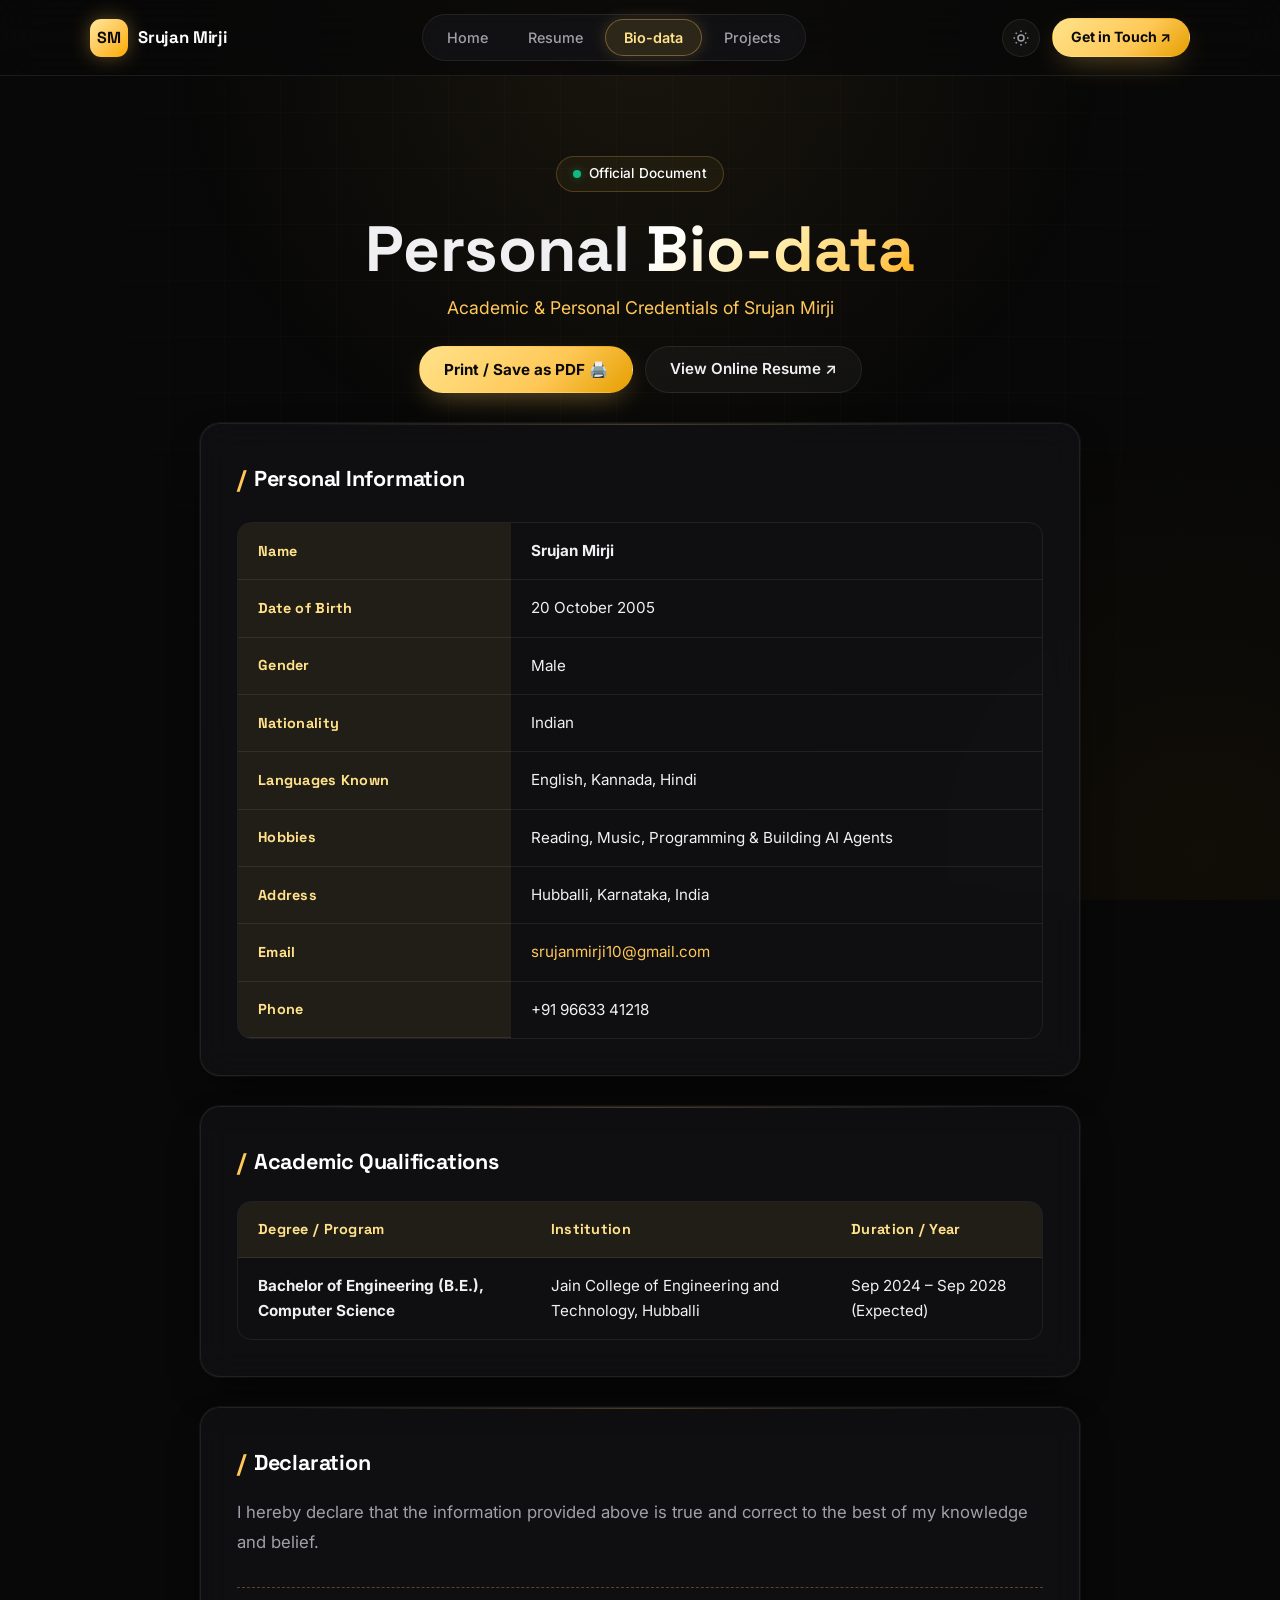
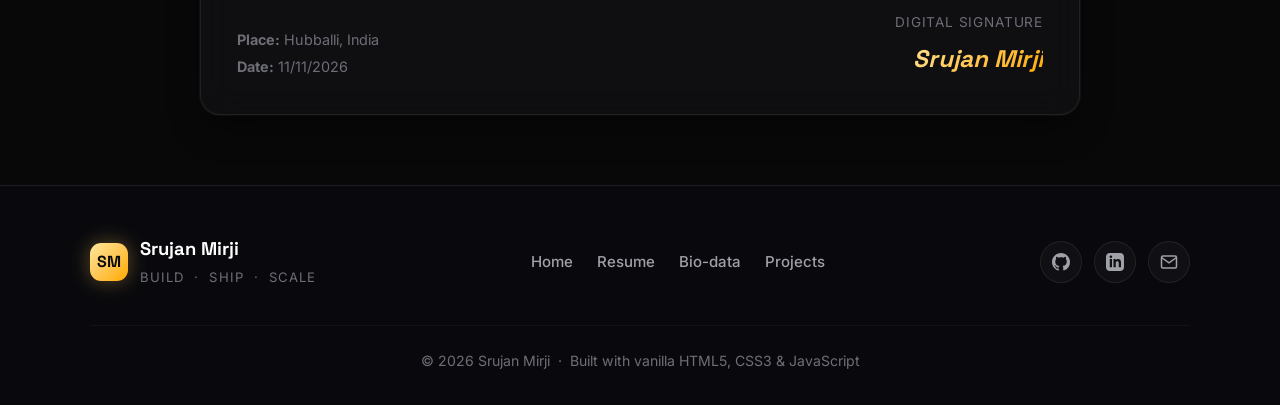
<file: biodata.html>
<!DOCTYPE html>
<html lang="en">
<head>
    <meta charset="UTF-8">
    <meta name="viewport" content="width=device-width, initial-scale=1.0">
    <title>Bio-data | Srujan Mirji</title>
    <meta name="description" content="Official Bio-data of Srujan Mirji - Personal Details, Academic Background and Declaration.">
    <!-- Google Fonts -->
    <link rel="preconnect" href="https://fonts.googleapis.com">
    <link rel="preconnect" href="https://fonts.gstatic.com" crossorigin>
    <link href="https://fonts.googleapis.com/css2?family=Inter:wght@400;500;600;700&family=Space+Grotesk:wght@500;600;700;800&display=swap" rel="stylesheet">
    <link rel="stylesheet" href="style.css">
</head>

<body>

<div class="bg-grid-mesh"></div>

<!-- ==========================================================================
     NAVIGATION BAR
     ========================================================================== -->
<nav class="navbar">
    <div class="container">
        <div class="nav-left">
            <a href="index.html" class="nav-brand" aria-label="Srujan Mirji Home">
                <span class="brand-badge">SM</span>
                <span class="brand-name">Srujan Mirji</span>
            </a>
        </div>

        <div class="nav-center">
            <div class="nav-pill">
                <a href="index.html">Home</a>
                <a href="resume.html">Resume</a>
                <a href="biodata.html" class="active">Bio-data</a>
                <a href="index.html#projects">Projects</a>
            </div>
        </div>

        <div class="nav-right">
            <button class="theme-btn" id="themeToggle" aria-label="Toggle theme">
                <svg viewBox="0 0 24 24" fill="none" stroke="currentColor" stroke-width="2"><circle cx="12" cy="12" r="4"/><path d="M12 2v2M12 20v2M4.93 4.93l1.41 1.41M17.66 17.66l1.41 1.41M2 12h2M20 12h2M6.34 17.66l-1.41 1.41M19.07 4.93l-1.41 1.41"/></svg>
            </button>
            <a href="index.html#contact" class="btn btn-gold btn-sm">Get in Touch ↗</a>
            <button class="mobile-toggle" id="mobileMenuBtn" aria-label="Toggle navigation menu">
                <span></span><span></span><span></span>
            </button>
        </div>
    </div>
</nav>

<!-- Mobile Navigation Drawer -->
<div class="mobile-nav-drawer" id="mobileNavDrawer">
    <a href="index.html">Home</a>
    <a href="resume.html">Resume</a>
    <a href="biodata.html" class="active">Bio-data</a>
    <a href="index.html#projects">Projects</a>
    <a href="index.html#contact" class="btn btn-gold">Get in Touch ↗</a>
</div>

<!-- ==========================================================================
     BIO-DATA HEADER
     ========================================================================== -->
<header class="page-header">
    <div class="container">
        <span class="status-pill"><span class="status-dot"></span> Official Document</span>
        <h1 class="page-title">Personal <span class="gold-gradient-text">Bio-data</span></h1>
        <p class="page-tagline">Academic &amp; Personal Credentials of Srujan Mirji</p>
        <div style="display:flex;justify-content:center;gap:12px;flex-wrap:wrap;">
            <button onclick="window.print()" class="btn btn-gold">Print / Save as PDF 🖨️</button>
            <a href="resume.html" class="btn btn-glass">View Online Resume ↗</a>
        </div>
    </div>
</header>

<main class="container" style="display:flex;flex-direction:column;gap:30px;padding-bottom:70px;max-width:960px;">

    <!-- Personal Details Table -->
    <section class="glass-card" style="padding:clamp(22px,4vw,36px);">
        <h2 class="section-tag" style="margin-bottom:24px;"><span class="slash">/</span> Personal Information</h2>

        <div class="table-responsive">
            <table class="styled-table biodata-table">
                <tbody>
                    <tr>
                        <th>Name</th>
                        <td><strong>Srujan Mirji</strong></td>
                    </tr>
                    <tr>
                        <th>Date of Birth</th>
                        <td>20 October 2005</td>
                    </tr>
                    <tr>
                        <th>Gender</th>
                        <td>Male</td>
                    </tr>
                    <tr>
                        <th>Nationality</th>
                        <td>Indian</td>
                    </tr>
                    <tr>
                        <th>Languages Known</th>
                        <td>English, Kannada, Hindi</td>
                    </tr>
                    <tr>
                        <th>Hobbies</th>
                        <td>Reading, Music, Programming &amp; Building AI Agents</td>
                    </tr>
                    <tr>
                        <th>Address</th>
                        <td>Hubballi, Karnataka, India</td>
                    </tr>
                    <tr>
                        <th>Email</th>
                        <td><a href="mailto:srujanmirji10@gmail.com" class="gold-accent-text">srujanmirji10@gmail.com</a></td>
                    </tr>
                    <tr>
                        <th>Phone</th>
                        <td>+91 96633 41218</td>
                    </tr>
                </tbody>
            </table>
        </div>
    </section>

    <!-- Education Overview -->
    <section class="glass-card" style="padding:clamp(22px,4vw,36px);">
        <h2 class="section-tag" style="margin-bottom:20px;"><span class="slash">/</span> Academic Qualifications</h2>
        <div class="table-responsive">
            <table class="styled-table">
                <thead>
                    <tr>
                        <th>Degree / Program</th>
                        <th>Institution</th>
                        <th>Duration / Year</th>
                    </tr>
                </thead>
                <tbody>
                    <tr>
                        <td><strong>Bachelor of Engineering (B.E.), Computer Science</strong></td>
                        <td>Jain College of Engineering and Technology, Hubballi</td>
                        <td>Sep 2024 – Sep 2028 (Expected)</td>
                    </tr>
                </tbody>
            </table>
        </div>
    </section>

    <!-- Declaration -->
    <section class="glass-card" style="padding:clamp(22px,4vw,36px);">
        <h2 class="section-tag" style="margin-bottom:16px;"><span class="slash">/</span> Declaration</h2>
        <p style="color:var(--text-secondary);font-size:1.05rem;line-height:1.75;margin:0;">
            I hereby declare that the information provided above is true and correct to the best of my knowledge and belief.
        </p>

        <div class="signature-box">
            <div>
                <p style="color:var(--text-muted);font-size:0.9rem;margin-bottom:4px;"><strong>Place:</strong> Hubballi, India</p>
                <p style="color:var(--text-muted);font-size:0.9rem;"><strong>Date:</strong> 11/11/2026</p>
            </div>
            <div style="text-align:right;">
                <p style="color:var(--text-muted);font-size:0.85rem;margin-bottom:6px;text-transform:uppercase;letter-spacing:0.06em;">Digital Signature</p>
                <div class="signature-name">Srujan Mirji</div>
            </div>
        </div>
    </section>

</main>

<!-- Footer -->
<footer class="footer">
    <div class="container">
        <div class="footer-top">
            <div class="footer-brand">
                <span class="brand-badge">SM</span>
                <div class="footer-brand-text">
                    <h4>Srujan Mirji</h4>
                    <span class="footer-tagline">Build &nbsp;·&nbsp; Ship &nbsp;·&nbsp; Scale</span>
                </div>
            </div>

            <nav class="footer-nav">
                <a href="index.html">Home</a>
                <a href="resume.html">Resume</a>
                <a href="biodata.html">Bio-data</a>
                <a href="index.html#projects">Projects</a>
            </nav>

            <div class="footer-socials">
                <a href="https://github.com/Srujanmirji" target="_blank" rel="noopener" class="social-link" aria-label="GitHub">
                    <svg viewBox="0 0 24 24" fill="currentColor"><path d="M12 0C5.37 0 0 5.37 0 12c0 5.31 3.435 9.795 8.205 11.385.6.105.825-.255.825-.57 0-.285-.015-1.23-.015-2.235-3.015.555-3.795-.735-4.035-1.41-.135-.345-.72-1.41-1.23-1.695-.42-.225-1.02-.78-.015-.795.945-.015 1.62.87 1.845 1.23 1.08 1.815 2.805 1.305 3.495.99.105-.78.42-1.305.765-1.605-2.67-.3-5.46-1.335-5.46-5.925 0-1.305.465-2.385 1.23-3.225-.12-.3-.54-1.53.12-3.18 0 0 1.005-.315 3.3 1.23.96-.27 1.98-.405 3-.405s2.04.135 3 .405c2.295-1.56 3.3-1.23 3.3-1.23.66 1.65.24 2.88.12 3.18.765.84 1.23 1.905 1.23 3.225 0 4.605-2.805 5.625-5.475 5.925.435.375.81 1.095.81 2.22 0 1.605-.015 2.895-.015 3.3 0 .315.225.69.825.57A12.02 12.02 0 0024 12c0-6.63-5.37-12-12-12z"/></svg>
                </a>
                <a href="https://linkedin.com/in/srujanmirji" target="_blank" rel="noopener" class="social-link" aria-label="LinkedIn">
                    <svg viewBox="0 0 24 24" fill="currentColor"><path d="M19 0h-14c-2.761 0-5 2.239-5 5v14c0 2.761 2.239 5 5 5h14c2.762 0 5-2.239 5-5v-14c0-2.761-2.238-5-5-5zm-11 19h-3v-11h3v11zm-1.5-12.268c-.966 0-1.75-.79-1.75-1.764s.784-1.764 1.75-1.764 1.75.79 1.75 1.764-.783 1.764-1.75 1.764zm13.5 12.268h-3v-5.604c0-3.368-4-3.113-4 0v5.604h-3v-11h3v1.765c1.396-2.586 7-2.777 7 2.476v6.759z"/></svg>
                </a>
                <a href="mailto:srujanmirji10@gmail.com" class="social-link" aria-label="Email">
                    <svg viewBox="0 0 24 24" fill="none" stroke="currentColor" stroke-width="2"><path d="M4 4h16c1.1 0 2 .9 2 2v12c0 1.1-.9 2-2 2H4c-1.1 0-2-.9-2-2V6c0-1.1.9-2 2-2z"/><polyline points="22,6 12,13 2,6"/></svg>
                </a>
            </div>
        </div>

        <div class="footer-bottom">
            <p>&copy; 2026 Srujan Mirji &nbsp;·&nbsp; Built with vanilla HTML5, CSS3 &amp; JavaScript</p>
        </div>
    </div>
</footer>

<script src="script.js"></script>
</body>
</html>
</file>
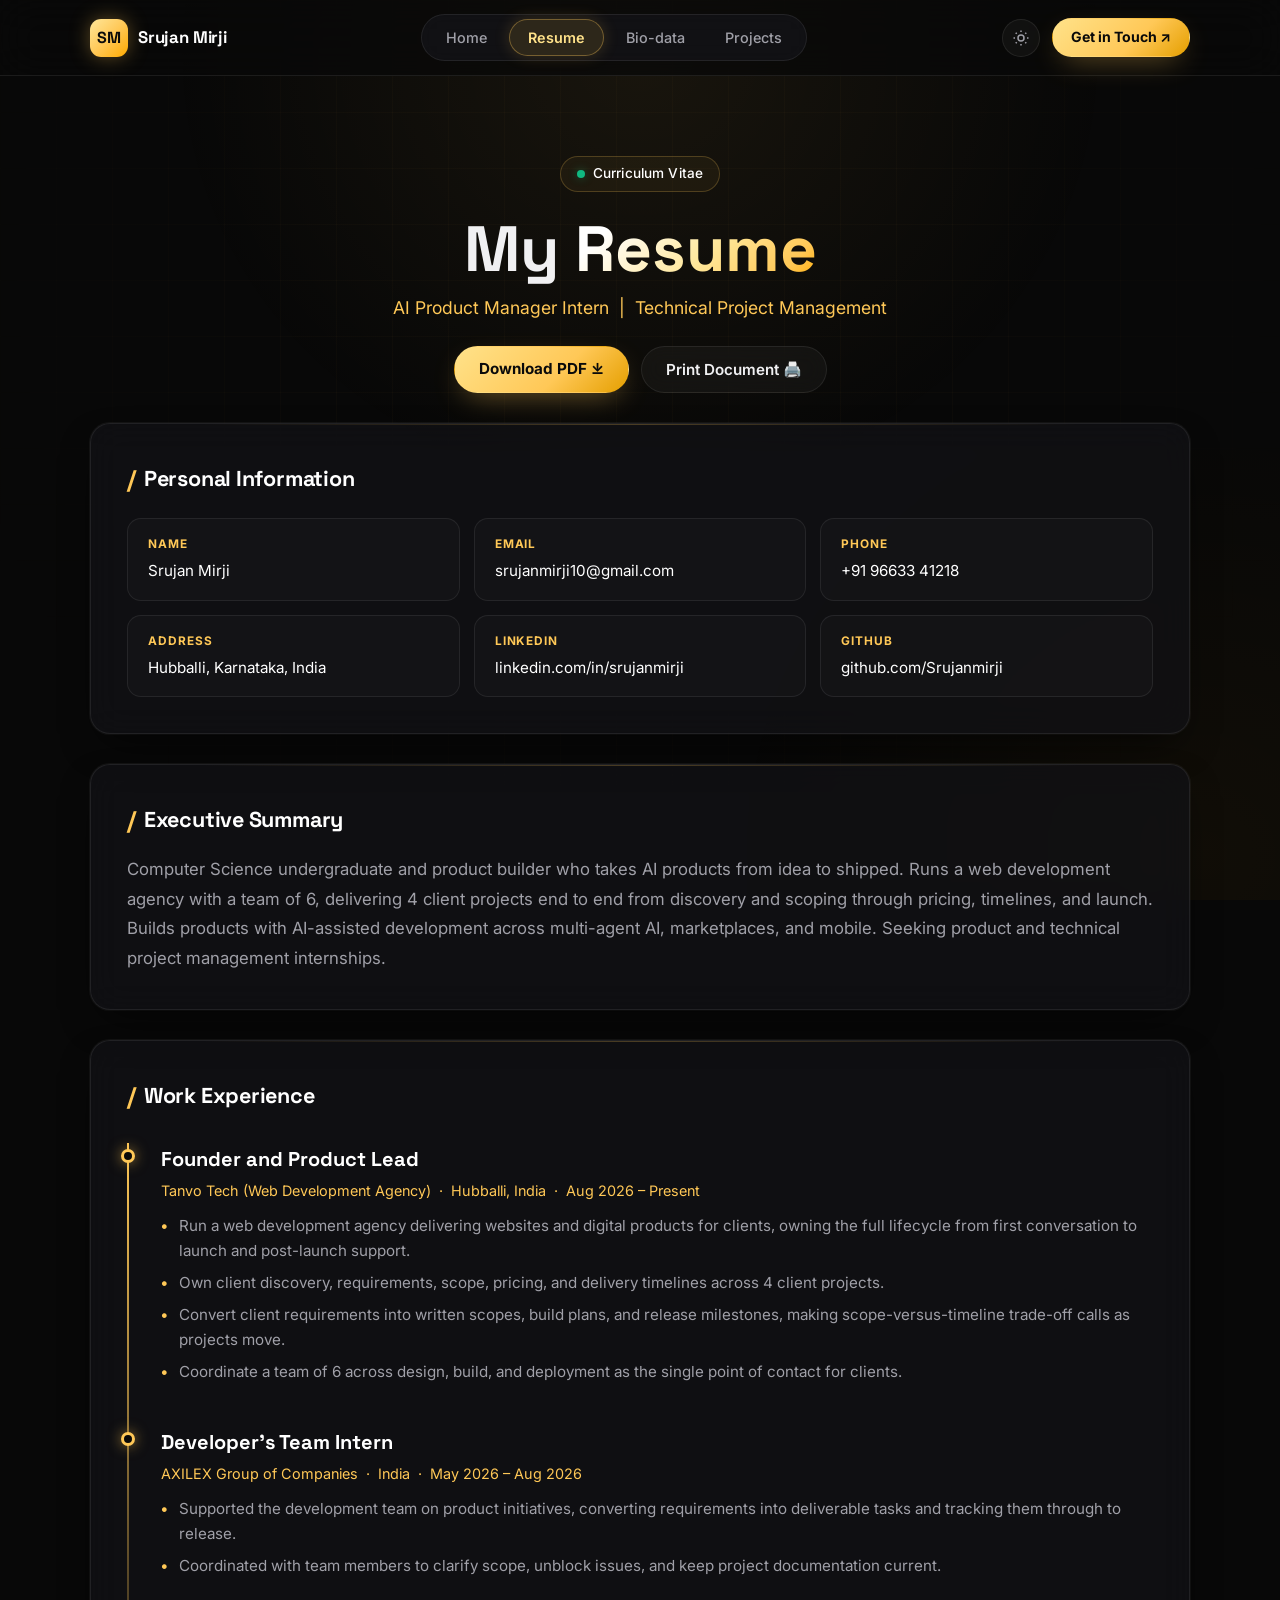
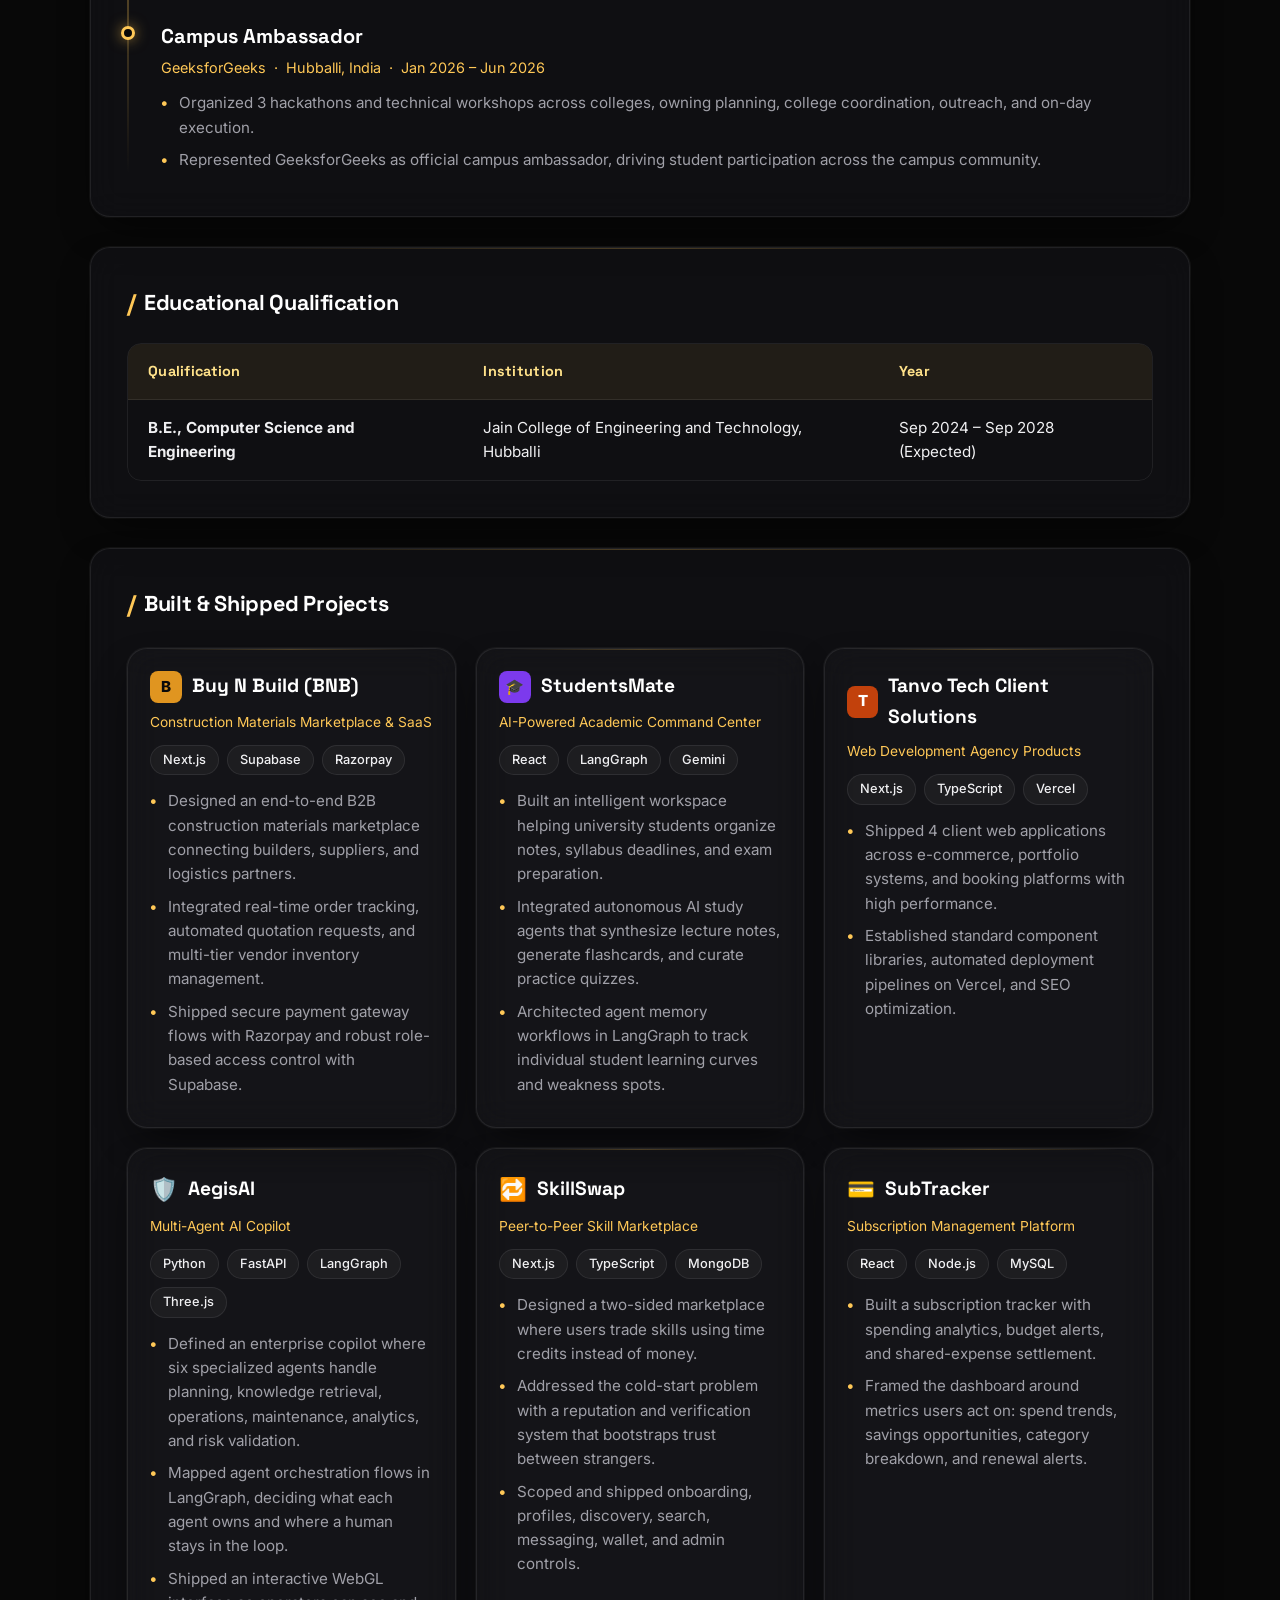
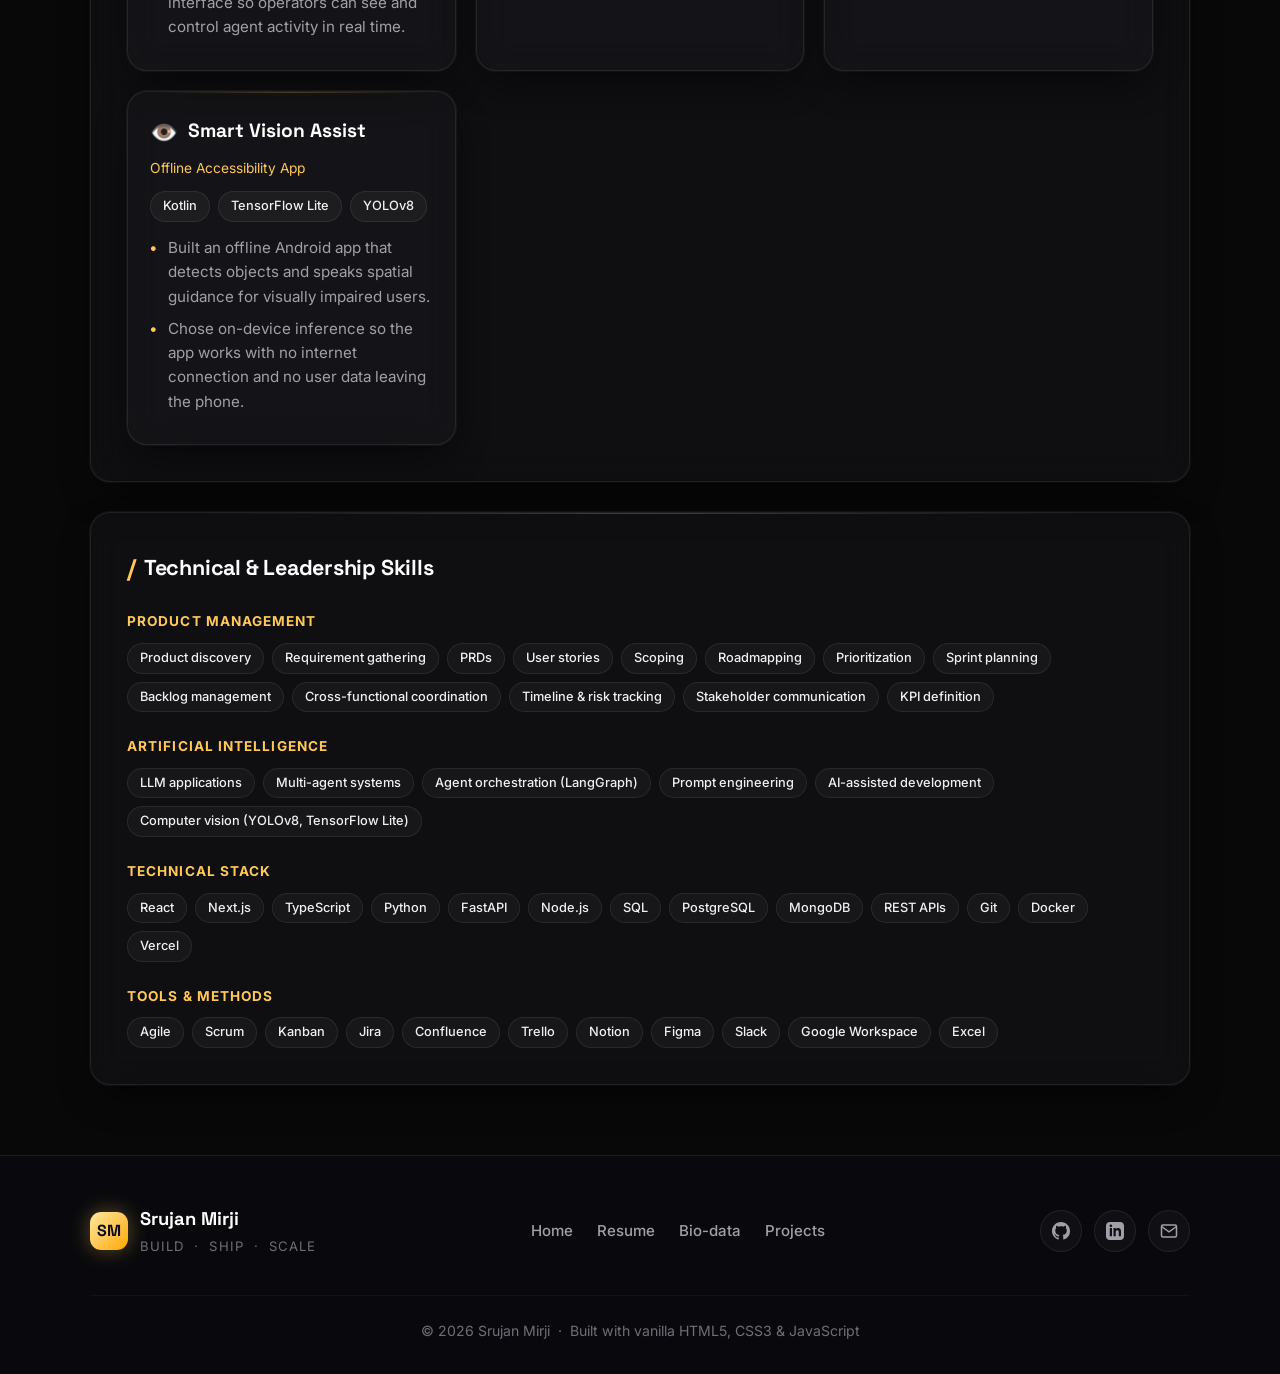
<file: resume.html>
<!DOCTYPE html>
<html lang="en">
<head>
    <meta charset="UTF-8">
    <meta name="viewport" content="width=device-width, initial-scale=1.0">
    <title>Resume | Srujan Mirji</title>
    <meta name="description" content="Resume of Srujan Mirji - AI Product Manager Intern, Technical Project Management, Experience, Projects and Skills.">
    <!-- Google Fonts -->
    <link rel="preconnect" href="https://fonts.googleapis.com">
    <link rel="preconnect" href="https://fonts.gstatic.com" crossorigin>
    <link href="https://fonts.googleapis.com/css2?family=Inter:wght@400;500;600;700&family=Space+Grotesk:wght@500;600;700;800&display=swap" rel="stylesheet">
    <link rel="stylesheet" href="style.css">
</head>

<body>

<div class="bg-grid-mesh"></div>

<!-- ==========================================================================
     NAVIGATION BAR
     ========================================================================== -->
<nav class="navbar">
    <div class="container">
        <div class="nav-left">
            <a href="index.html" class="nav-brand" aria-label="Srujan Mirji Home">
                <span class="brand-badge">SM</span>
                <span class="brand-name">Srujan Mirji</span>
            </a>
        </div>

        <div class="nav-center">
            <div class="nav-pill">
                <a href="index.html">Home</a>
                <a href="resume.html" class="active">Resume</a>
                <a href="biodata.html">Bio-data</a>
                <a href="index.html#projects">Projects</a>
            </div>
        </div>

        <div class="nav-right">
            <button class="theme-btn" id="themeToggle" aria-label="Toggle theme">
                <svg viewBox="0 0 24 24" fill="none" stroke="currentColor" stroke-width="2"><circle cx="12" cy="12" r="4"/><path d="M12 2v2M12 20v2M4.93 4.93l1.41 1.41M17.66 17.66l1.41 1.41M2 12h2M20 12h2M6.34 17.66l-1.41 1.41M19.07 4.93l-1.41 1.41"/></svg>
            </button>
            <a href="#contact" class="btn btn-gold btn-sm" id="openContactBtnNav">Get in Touch ↗</a>
            <button class="mobile-toggle" id="mobileMenuBtn" aria-label="Toggle navigation menu">
                <span></span><span></span><span></span>
            </button>
        </div>
    </div>
</nav>

<!-- Mobile Navigation Drawer -->
<div class="mobile-nav-drawer" id="mobileNavDrawer">
    <a href="index.html">Home</a>
    <a href="resume.html" class="active">Resume</a>
    <a href="biodata.html">Bio-data</a>
    <a href="index.html#projects">Projects</a>
    <a href="#contact" class="btn btn-gold" id="mobileContactLink">Get in Touch ↗</a>
</div>

<!-- ==========================================================================
     RESUME HEADER
     ========================================================================== -->
<header class="page-header">
    <div class="container">
        <span class="status-pill"><span class="status-dot"></span> Curriculum Vitae</span>
        <h1 class="page-title">My <span class="gold-gradient-text">Resume</span></h1>
        <p class="page-tagline">AI Product Manager Intern &nbsp;|&nbsp; Technical Project Management</p>
        <div style="display:flex;justify-content:center;gap:12px;flex-wrap:wrap;">
            <a class="btn btn-gold" href="Srujan_Mirji_Resume.pdf" download>Download PDF ⤓</a>
            <button onclick="window.print()" class="btn btn-glass">Print Document 🖨️</button>
        </div>
    </div>
</header>

<main class="container" style="display:flex;flex-direction:column;gap:30px;padding-bottom:70px;">

    <!-- Personal Information Cards -->
    <section class="glass-card" style="padding:clamp(22px,4vw,36px);">
        <h2 class="section-tag" style="margin-bottom:20px;"><span class="slash">/</span> Personal Information</h2>
        <div class="info-grid">
            <div class="info-card">
                <b>Name</b>
                <span>Srujan Mirji</span>
            </div>
            <div class="info-card">
                <b>Email</b>
                <a href="mailto:srujanmirji10@gmail.com" class="gold-accent-text">srujanmirji10@gmail.com</a>
            </div>
            <div class="info-card">
                <b>Phone</b>
                <span>+91 96633 41218</span>
            </div>
            <div class="info-card">
                <b>Address</b>
                <span>Hubballi, Karnataka, India</span>
            </div>
            <div class="info-card">
                <b>LinkedIn</b>
                <a href="https://linkedin.com/in/srujanmirji" target="_blank" rel="noopener" class="gold-accent-text">linkedin.com/in/srujanmirji</a>
            </div>
            <div class="info-card">
                <b>GitHub</b>
                <a href="https://github.com/Srujanmirji" target="_blank" rel="noopener" class="gold-accent-text">github.com/Srujanmirji</a>
            </div>
        </div>
    </section>

    <!-- Professional Summary -->
    <section class="glass-card" style="padding:clamp(22px,4vw,36px);">
        <h2 class="section-tag" style="margin-bottom:16px;"><span class="slash">/</span> Executive Summary</h2>
        <p style="color:var(--text-secondary);font-size:1.05rem;line-height:1.75;margin:0;">
            Computer Science undergraduate and product builder who takes AI products from idea to shipped. Runs a web development agency with a team of 6, delivering 4 client projects end to end from discovery and scoping through pricing, timelines, and launch. Builds products with AI-assisted development across multi-agent AI, marketplaces, and mobile. Seeking product and technical project management internships.
        </p>
    </section>

    <!-- Experience Timeline -->
    <section class="glass-card" id="experience" style="padding:clamp(22px,4vw,36px);">
        <h2 class="section-tag" style="margin-bottom:28px;"><span class="slash">/</span> Work Experience</h2>

        <div class="timeline-container">
            <!-- Role 1 -->
            <div class="timeline-entry">
                <h3 class="timeline-title">Founder and Product Lead</h3>
                <div class="timeline-meta">Tanvo Tech (Web Development Agency) &nbsp;·&nbsp; Hubballi, India &nbsp;·&nbsp; Aug 2026 – Present</div>
                <ul class="timeline-list">
                    <li>Run a web development agency delivering websites and digital products for clients, owning the full lifecycle from first conversation to launch and post-launch support.</li>
                    <li>Own client discovery, requirements, scope, pricing, and delivery timelines across 4 client projects.</li>
                    <li>Convert client requirements into written scopes, build plans, and release milestones, making scope-versus-timeline trade-off calls as projects move.</li>
                    <li>Coordinate a team of 6 across design, build, and deployment as the single point of contact for clients.</li>
                </ul>
            </div>

            <!-- Role 2 -->
            <div class="timeline-entry">
                <h3 class="timeline-title">Developer's Team Intern</h3>
                <div class="timeline-meta">AXILEX Group of Companies &nbsp;·&nbsp; India &nbsp;·&nbsp; May 2026 – Aug 2026</div>
                <ul class="timeline-list">
                    <li>Supported the development team on product initiatives, converting requirements into deliverable tasks and tracking them through to release.</li>
                    <li>Coordinated with team members to clarify scope, unblock issues, and keep project documentation current.</li>
                </ul>
            </div>

            <!-- Role 3 -->
            <div class="timeline-entry">
                <h3 class="timeline-title">Campus Ambassador</h3>
                <div class="timeline-meta">GeeksforGeeks &nbsp;·&nbsp; Hubballi, India &nbsp;·&nbsp; Jan 2026 – Jun 2026</div>
                <ul class="timeline-list">
                    <li>Organized 3 hackathons and technical workshops across colleges, owning planning, college coordination, outreach, and on-day execution.</li>
                    <li>Represented GeeksforGeeks as official campus ambassador, driving student participation across the campus community.</li>
                </ul>
            </div>
        </div>
    </section>

    <!-- Education -->
    <section class="glass-card" style="padding:clamp(22px,4vw,36px);">
        <h2 class="section-tag" style="margin-bottom:20px;"><span class="slash">/</span> Educational Qualification</h2>
        <div class="table-responsive">
            <table class="styled-table">
                <thead>
                    <tr>
                        <th>Qualification</th>
                        <th>Institution</th>
                        <th>Year</th>
                    </tr>
                </thead>
                <tbody>
                    <tr>
                        <td><strong>B.E., Computer Science and Engineering</strong></td>
                        <td>Jain College of Engineering and Technology, Hubballi</td>
                        <td>Sep 2024 – Sep 2028 (Expected)</td>
                    </tr>
                </tbody>
            </table>
        </div>
    </section>

    <!-- Projects Portfolio -->
    <section class="glass-card" id="projects" style="padding:clamp(22px,4vw,36px);">
        <h2 class="section-tag" style="margin-bottom:24px;"><span class="slash">/</span> Built &amp; Shipped Projects</h2>

                <div style="display:grid;grid-template-columns:repeat(auto-fit, minmax(min(100%, 300px), 1fr));gap:20px;">
            <!-- Buy N Build (BNB) -->
            <div class="glass-card" style="padding:22px;background:rgba(255,255,255,0.02);">
                <div style="display:flex;align-items:center;gap:10px;margin-bottom:8px;">
                    <span style="display:grid;place-items:center;width:32px;height:32px;border-radius:8px;background:#E09520;color:#0A0A0A;font-weight:800;font-size:0.95rem;">B</span>
                    <h3 style="font-family:var(--font-head);font-size:1.2rem;color:#FFF;">Buy N Build (BNB)</h3>
                </div>
                <p style="color:var(--gold-primary);font-size:0.86rem;margin-bottom:12px;">Construction Materials Marketplace &amp; SaaS</p>
                <div class="project-tags" style="margin-bottom:14px;">
                    <span class="tech-tag">Next.js</span>
                    <span class="tech-tag">Supabase</span>
                    <span class="tech-tag">Razorpay</span>
                </div>
                <ul class="timeline-list">
                    <li>Designed an end-to-end B2B construction materials marketplace connecting builders, suppliers, and logistics partners.</li>
                    <li>Integrated real-time order tracking, automated quotation requests, and multi-tier vendor inventory management.</li>
                    <li>Shipped secure payment gateway flows with Razorpay and robust role-based access control with Supabase.</li>
                </ul>
            </div>

            <!-- StudentsMate -->
            <div class="glass-card" style="padding:22px;background:rgba(255,255,255,0.02);">
                <div style="display:flex;align-items:center;gap:10px;margin-bottom:8px;">
                    <span style="display:grid;place-items:center;width:32px;height:32px;border-radius:8px;background:#7C3AED;color:#FFF;font-size:0.95rem;">🎓</span>
                    <h3 style="font-family:var(--font-head);font-size:1.2rem;color:#FFF;">StudentsMate</h3>
                </div>
                <p style="color:var(--gold-primary);font-size:0.86rem;margin-bottom:12px;">AI-Powered Academic Command Center</p>
                <div class="project-tags" style="margin-bottom:14px;">
                    <span class="tech-tag">React</span>
                    <span class="tech-tag">LangGraph</span>
                    <span class="tech-tag">Gemini</span>
                </div>
                <ul class="timeline-list">
                    <li>Built an intelligent workspace helping university students organize notes, syllabus deadlines, and exam preparation.</li>
                    <li>Integrated autonomous AI study agents that synthesize lecture notes, generate flashcards, and curate practice quizzes.</li>
                    <li>Architected agent memory workflows in LangGraph to track individual student learning curves and weakness spots.</li>
                </ul>
            </div>

            <!-- Tanvo Tech Agency Projects -->
            <div class="glass-card" style="padding:22px;background:rgba(255,255,255,0.02);">
                <div style="display:flex;align-items:center;gap:10px;margin-bottom:8px;">
                    <span style="display:grid;place-items:center;width:32px;height:32px;border-radius:8px;background:#C2410C;color:#FFF;font-weight:800;font-size:0.95rem;">T</span>
                    <h3 style="font-family:var(--font-head);font-size:1.2rem;color:#FFF;">Tanvo Tech Client Solutions</h3>
                </div>
                <p style="color:var(--gold-primary);font-size:0.86rem;margin-bottom:12px;">Web Development Agency Products</p>
                <div class="project-tags" style="margin-bottom:14px;">
                    <span class="tech-tag">Next.js</span>
                    <span class="tech-tag">TypeScript</span>
                    <span class="tech-tag">Vercel</span>
                </div>
                <ul class="timeline-list">
                    <li>Shipped 4 client web applications across e-commerce, portfolio systems, and booking platforms with high performance.</li>
                    <li>Established standard component libraries, automated deployment pipelines on Vercel, and SEO optimization.</li>
                </ul>
            </div>
            <!-- AegisAI -->
            <div class="glass-card" style="padding:22px;background:rgba(255,255,255,0.02);">
                <div style="display:flex;align-items:center;gap:10px;margin-bottom:8px;">
                    <span style="font-size:1.4rem;">🛡️</span>
                    <h3 style="font-family:var(--font-head);font-size:1.2rem;color:#FFF;">AegisAI</h3>
                </div>
                <p style="color:var(--gold-primary);font-size:0.86rem;margin-bottom:12px;">Multi-Agent AI Copilot</p>
                <div class="project-tags" style="margin-bottom:14px;">
                    <span class="tech-tag">Python</span>
                    <span class="tech-tag">FastAPI</span>
                    <span class="tech-tag">LangGraph</span>
                    <span class="tech-tag">Three.js</span>
                </div>
                <ul class="timeline-list">
                    <li>Defined an enterprise copilot where six specialized agents handle planning, knowledge retrieval, operations, maintenance, analytics, and risk validation.</li>
                    <li>Mapped agent orchestration flows in LangGraph, deciding what each agent owns and where a human stays in the loop.</li>
                    <li>Shipped an interactive WebGL interface so operators can see and control agent activity in real time.</li>
                </ul>
            </div>

            <!-- SkillSwap -->
            <div class="glass-card" style="padding:22px;background:rgba(255,255,255,0.02);">
                <div style="display:flex;align-items:center;gap:10px;margin-bottom:8px;">
                    <span style="font-size:1.4rem;">🔁</span>
                    <h3 style="font-family:var(--font-head);font-size:1.2rem;color:#FFF;">SkillSwap</h3>
                </div>
                <p style="color:var(--gold-primary);font-size:0.86rem;margin-bottom:12px;">Peer-to-Peer Skill Marketplace</p>
                <div class="project-tags" style="margin-bottom:14px;">
                    <span class="tech-tag">Next.js</span>
                    <span class="tech-tag">TypeScript</span>
                    <span class="tech-tag">MongoDB</span>
                </div>
                <ul class="timeline-list">
                    <li>Designed a two-sided marketplace where users trade skills using time credits instead of money.</li>
                    <li>Addressed the cold-start problem with a reputation and verification system that bootstraps trust between strangers.</li>
                    <li>Scoped and shipped onboarding, profiles, discovery, search, messaging, wallet, and admin controls.</li>
                </ul>
            </div>

            <!-- SubTracker -->
            <div class="glass-card" style="padding:22px;background:rgba(255,255,255,0.02);">
                <div style="display:flex;align-items:center;gap:10px;margin-bottom:8px;">
                    <span style="font-size:1.4rem;">💳</span>
                    <h3 style="font-family:var(--font-head);font-size:1.2rem;color:#FFF;">SubTracker</h3>
                </div>
                <p style="color:var(--gold-primary);font-size:0.86rem;margin-bottom:12px;">Subscription Management Platform</p>
                <div class="project-tags" style="margin-bottom:14px;">
                    <span class="tech-tag">React</span>
                    <span class="tech-tag">Node.js</span>
                    <span class="tech-tag">MySQL</span>
                </div>
                <ul class="timeline-list">
                    <li>Built a subscription tracker with spending analytics, budget alerts, and shared-expense settlement.</li>
                    <li>Framed the dashboard around metrics users act on: spend trends, savings opportunities, category breakdown, and renewal alerts.</li>
                </ul>
            </div>

            <!-- Smart Vision Assist -->
            <div class="glass-card" style="padding:22px;background:rgba(255,255,255,0.02);">
                <div style="display:flex;align-items:center;gap:10px;margin-bottom:8px;">
                    <span style="font-size:1.4rem;">👁️</span>
                    <h3 style="font-family:var(--font-head);font-size:1.2rem;color:#FFF;">Smart Vision Assist</h3>
                </div>
                <p style="color:var(--gold-primary);font-size:0.86rem;margin-bottom:12px;">Offline Accessibility App</p>
                <div class="project-tags" style="margin-bottom:14px;">
                    <span class="tech-tag">Kotlin</span>
                    <span class="tech-tag">TensorFlow Lite</span>
                    <span class="tech-tag">YOLOv8</span>
                </div>
                <ul class="timeline-list">
                    <li>Built an offline Android app that detects objects and speaks spatial guidance for visually impaired users.</li>
                    <li>Chose on-device inference so the app works with no internet connection and no user data leaving the phone.</li>
                </ul>
            </div>
        </div>
    </section>

    <!-- Skills Grouping -->
    <section class="glass-card" style="padding:clamp(22px,4vw,36px);">
        <h2 class="section-tag" style="margin-bottom:24px;"><span class="slash">/</span> Technical &amp; Leadership Skills</h2>

        <div style="display:flex;flex-direction:column;gap:24px;">
            <div>
                <h4 style="color:var(--gold-primary);font-size:0.85rem;text-transform:uppercase;letter-spacing:0.08em;margin-bottom:10px;">Product Management</h4>
                <div class="project-tags" style="margin:0;">
                    <span class="tech-tag">Product discovery</span>
                    <span class="tech-tag">Requirement gathering</span>
                    <span class="tech-tag">PRDs</span>
                    <span class="tech-tag">User stories</span>
                    <span class="tech-tag">Scoping</span>
                    <span class="tech-tag">Roadmapping</span>
                    <span class="tech-tag">Prioritization</span>
                    <span class="tech-tag">Sprint planning</span>
                    <span class="tech-tag">Backlog management</span>
                    <span class="tech-tag">Cross-functional coordination</span>
                    <span class="tech-tag">Timeline &amp; risk tracking</span>
                    <span class="tech-tag">Stakeholder communication</span>
                    <span class="tech-tag">KPI definition</span>
                </div>
            </div>

            <div>
                <h4 style="color:var(--gold-primary);font-size:0.85rem;text-transform:uppercase;letter-spacing:0.08em;margin-bottom:10px;">Artificial Intelligence</h4>
                <div class="project-tags" style="margin:0;">
                    <span class="tech-tag">LLM applications</span>
                    <span class="tech-tag">Multi-agent systems</span>
                    <span class="tech-tag">Agent orchestration (LangGraph)</span>
                    <span class="tech-tag">Prompt engineering</span>
                    <span class="tech-tag">AI-assisted development</span>
                    <span class="tech-tag">Computer vision (YOLOv8, TensorFlow Lite)</span>
                </div>
            </div>

            <div>
                <h4 style="color:var(--gold-primary);font-size:0.85rem;text-transform:uppercase;letter-spacing:0.08em;margin-bottom:10px;">Technical Stack</h4>
                <div class="project-tags" style="margin:0;">
                    <span class="tech-tag">React</span>
                    <span class="tech-tag">Next.js</span>
                    <span class="tech-tag">TypeScript</span>
                    <span class="tech-tag">Python</span>
                    <span class="tech-tag">FastAPI</span>
                    <span class="tech-tag">Node.js</span>
                    <span class="tech-tag">SQL</span>
                    <span class="tech-tag">PostgreSQL</span>
                    <span class="tech-tag">MongoDB</span>
                    <span class="tech-tag">REST APIs</span>
                    <span class="tech-tag">Git</span>
                    <span class="tech-tag">Docker</span>
                    <span class="tech-tag">Vercel</span>
                </div>
            </div>

            <div>
                <h4 style="color:var(--gold-primary);font-size:0.85rem;text-transform:uppercase;letter-spacing:0.08em;margin-bottom:10px;">Tools &amp; Methods</h4>
                <div class="project-tags" style="margin:0;">
                    <span class="tech-tag">Agile</span>
                    <span class="tech-tag">Scrum</span>
                    <span class="tech-tag">Kanban</span>
                    <span class="tech-tag">Jira</span>
                    <span class="tech-tag">Confluence</span>
                    <span class="tech-tag">Trello</span>
                    <span class="tech-tag">Notion</span>
                    <span class="tech-tag">Figma</span>
                    <span class="tech-tag">Slack</span>
                    <span class="tech-tag">Google Workspace</span>
                    <span class="tech-tag">Excel</span>
                </div>
            </div>
        </div>
    </section>

</main>

<!-- Footer -->
<footer class="footer">
    <div class="container">
        <div class="footer-top">
            <div class="footer-brand">
                <span class="brand-badge">SM</span>
                <div class="footer-brand-text">
                    <h4>Srujan Mirji</h4>
                    <span class="footer-tagline">Build &nbsp;·&nbsp; Ship &nbsp;·&nbsp; Scale</span>
                </div>
            </div>

            <nav class="footer-nav">
                <a href="index.html">Home</a>
                <a href="resume.html">Resume</a>
                <a href="biodata.html">Bio-data</a>
                <a href="index.html#projects">Projects</a>
            </nav>

            <div class="footer-socials">
                <a href="https://github.com/Srujanmirji" target="_blank" rel="noopener" class="social-link" aria-label="GitHub">
                    <svg viewBox="0 0 24 24" fill="currentColor"><path d="M12 0C5.37 0 0 5.37 0 12c0 5.31 3.435 9.795 8.205 11.385.6.105.825-.255.825-.57 0-.285-.015-1.23-.015-2.235-3.015.555-3.795-.735-4.035-1.41-.135-.345-.72-1.41-1.23-1.695-.42-.225-1.02-.78-.015-.795.945-.015 1.62.87 1.845 1.23 1.08 1.815 2.805 1.305 3.495.99.105-.78.42-1.305.765-1.605-2.67-.3-5.46-1.335-5.46-5.925 0-1.305.465-2.385 1.23-3.225-.12-.3-.54-1.53.12-3.18 0 0 1.005-.315 3.3 1.23.96-.27 1.98-.405 3-.405s2.04.135 3 .405c2.295-1.56 3.3-1.23 3.3-1.23.66 1.65.24 2.88.12 3.18.765.84 1.23 1.905 1.23 3.225 0 4.605-2.805 5.625-5.475 5.925.435.375.81 1.095.81 2.22 0 1.605-.015 2.895-.015 3.3 0 .315.225.69.825.57A12.02 12.02 0 0024 12c0-6.63-5.37-12-12-12z"/></svg>
                </a>
                <a href="https://linkedin.com/in/srujanmirji" target="_blank" rel="noopener" class="social-link" aria-label="LinkedIn">
                    <svg viewBox="0 0 24 24" fill="currentColor"><path d="M19 0h-14c-2.761 0-5 2.239-5 5v14c0 2.761 2.239 5 5 5h14c2.762 0 5-2.239 5-5v-14c0-2.761-2.238-5-5-5zm-11 19h-3v-11h3v11zm-1.5-12.268c-.966 0-1.75-.79-1.75-1.764s.784-1.764 1.75-1.764 1.75.79 1.75 1.764-.783 1.764-1.75 1.764zm13.5 12.268h-3v-5.604c0-3.368-4-3.113-4 0v5.604h-3v-11h3v1.765c1.396-2.586 7-2.777 7 2.476v6.759z"/></svg>
                </a>
                <a href="mailto:srujanmirji10@gmail.com" class="social-link" aria-label="Email">
                    <svg viewBox="0 0 24 24" fill="none" stroke="currentColor" stroke-width="2"><path d="M4 4h16c1.1 0 2 .9 2 2v12c0 1.1-.9 2-2 2H4c-1.1 0-2-.9-2-2V6c0-1.1.9-2 2-2z"/><polyline points="22,6 12,13 2,6"/></svg>
                </a>
            </div>
        </div>

        <div class="footer-bottom">
            <p>&copy; 2026 Srujan Mirji &nbsp;·&nbsp; Built with vanilla HTML5, CSS3 &amp; JavaScript</p>
        </div>
    </div>
</footer>

<script src="script.js"></script>
</body>
</html>
</file>
<file: style.css>
/* ==========================================================================
   SRUJAN MIRJI - CINEMATIC GOLD & OBSIDIAN LUXURY DESIGN SYSTEM
   Matches Visual Reference: Deep Black (#080808) & Metallic Gold (#FFC857)
   ========================================================================== */

:root {
    color-scheme: dark;

    /* Core Palette */
    --bg-primary: #080808;
    --bg-secondary: #0e0e11;
    --bg-tertiary: #141418;
    --card-bg: rgba(18, 18, 22, 0.75);
    --card-bg-hover: rgba(26, 26, 32, 0.85);
    --card-bg-active: rgba(30, 28, 22, 0.9);

    /* Borders & Hairlines */
    --border-subtle: rgba(255, 255, 255, 0.08);
    --border-medium: rgba(255, 255, 255, 0.14);
    --border-gold: rgba(255, 200, 87, 0.35);
    --border-gold-glow: rgba(255, 200, 87, 0.7);

    /* Gold Accents & Metallics */
    --gold-primary: #FFC857;
    --gold-bright: #FFE28A;
    --gold-amber: #FFAA00;
    --gold-dark: #C68A00;
    --gold-muted: rgba(255, 200, 87, 0.15);
    --gold-glow: rgba(255, 200, 87, 0.25);
    --gold-glow-intense: rgba(255, 200, 87, 0.45);

    /* Gradients */
    --grad-gold: linear-gradient(135deg, #FFE79A 0%, #FFC857 50%, #FFAA00 100%);
    --grad-gold-text: linear-gradient(135deg, #FFFFFF 15%, #FFE79A 55%, #FFC857 85%, #FFAA00 100%);
    --grad-gold-btn: linear-gradient(135deg, #FFE28A 0%, #FFC857 60%, #E59F00 100%);
    --grad-card-glow: radial-gradient(circle at 50% 0%, rgba(255, 200, 87, 0.08), transparent 70%);

    /* Jewel Status Accents */
    --emerald: #10B981;
    --emerald-glow: rgba(16, 185, 129, 0.4);

    /* Typography Colors */
    --text-pure: #FFFFFF;
    --text-primary: #F0F0F2;
    --text-secondary: #A0A0A8;
    --text-muted: #6E6E78;

    /* Sizing & Radii */
    --radius-sm: 8px;
    --radius-md: 14px;
    --radius-lg: 20px;
    --radius-xl: 28px;
    --radius-full: 9999px;

    /* Fonts */
    --font-head: "Space Grotesk", system-ui, -apple-system, sans-serif;
    --font-body: "Inter", system-ui, -apple-system, sans-serif;

    /* Elevation Shadows */
    --shadow-card: 0 16px 40px -15px rgba(0, 0, 0, 0.8), 0 0 1px 1px rgba(255, 255, 255, 0.06);
    --shadow-gold: 0 10px 30px -10px rgba(255, 200, 87, 0.45);
    --shadow-gold-lg: 0 20px 50px -15px rgba(255, 200, 87, 0.35);
}

/* Light Mode Overrides (Optional Toggle) */
[data-theme="light"] {
    --bg-primary: #F7F7F8;
    --bg-secondary: #FFFFFF;
    --bg-tertiary: #ECECEE;
    --card-bg: rgba(255, 255, 255, 0.85);
    --card-bg-hover: rgba(255, 255, 255, 0.95);
    --border-subtle: rgba(0, 0, 0, 0.08);
    --border-medium: rgba(0, 0, 0, 0.15);
    --border-gold: rgba(212, 160, 23, 0.4);
    --text-pure: #0A0A0C;
    --text-primary: #1A1A1E;
    --text-secondary: #5A5A64;
    --text-muted: #8A8A96;
    --shadow-card: 0 16px 40px -15px rgba(0, 0, 0, 0.1);
}

/* ==========================================================================
   RESET & BASE STYLES
   ========================================================================== */

*, *::before, *::after {
    box-sizing: border-box;
    margin: 0;
    padding: 0;
}

html {
    scroll-behavior: smooth;
    -webkit-text-size-adjust: 100%;
}

body {
    background-color: var(--bg-primary);
    color: var(--text-primary);
    font-family: var(--font-body);
    font-size: 16px;
    line-height: 1.6;
    overflow-x: hidden;
    position: relative;
    min-height: 100vh;
}

/* Ambient Gold Fog & Horizon Glows */
body::before {
    content: "";
    position: fixed;
    top: 0;
    left: 10%;
    width: 80vw;
    height: 60vh;
    background: radial-gradient(ellipse at 50% 10%, rgba(255, 200, 87, 0.07), transparent 65%);
    pointer-events: none;
    z-index: 0;
}

body::after {
    content: "";
    position: fixed;
    bottom: 0;
    right: 0;
    width: 60vw;
    height: 50vh;
    background: radial-gradient(circle at 90% 90%, rgba(255, 170, 0, 0.04), transparent 60%);
    pointer-events: none;
    z-index: 0;
}

/* Subtle Geometric Ground Mesh */
.bg-grid-mesh {
    position: fixed;
    inset: 0;
    pointer-events: none;
    z-index: 0;
    background-image:
        linear-gradient(rgba(255, 200, 87, 0.025) 1px, transparent 1px),
        linear-gradient(90deg, rgba(255, 200, 87, 0.025) 1px, transparent 1px);
    background-size: 56px 56px;
    mask-image: radial-gradient(ellipse at 50% 30%, black 35%, transparent 80%);
    -webkit-mask-image: radial-gradient(ellipse at 50% 30%, black 35%, transparent 80%);
    animation: grid-drift 40s linear infinite;
}

@keyframes grid-drift {
    0% { background-position: 0 0; }
    100% { background-position: 56px 56px; }
}

a {
    color: inherit;
    text-decoration: none;
    transition: color 0.2s ease;
}

button {
    font-family: inherit;
    border: none;
    background: none;
    cursor: pointer;
    color: inherit;
}

ul {
    list-style: none;
}

img, svg {
    display: block;
    max-width: 100%;
}

::selection {
    background: var(--gold-primary);
    color: #000000;
}

:focus-visible {
    outline: 2px solid var(--gold-primary);
    outline-offset: 3px;
}

/* ==========================================================================
   COMMON UTILITIES & TYPOGRAPHY
   ========================================================================== */

.container {
    width: 100%;
    max-width: 1180px;
    margin: 0 auto;
    padding: 0 clamp(16px, 4vw, 40px);
    position: relative;
    z-index: 2;
}


/* Scroll Reveal Utilities */
.reveal-on-scroll {
    opacity: 0;
    transform: translateY(22px);
    transition: opacity 0.65s cubic-bezier(0.16, 1, 0.3, 1), transform 0.65s cubic-bezier(0.16, 1, 0.3, 1);
    will-change: opacity, transform;
}

.reveal-on-scroll.revealed {
    opacity: 1;
    transform: translateY(0);
}

.gold-gradient-text {
    background: var(--grad-gold-text);
    -webkit-background-clip: text;
    background-clip: text;
    color: transparent;
    display: inline-block;
}

.gold-accent-text {
    color: var(--gold-primary);
}

.section-tag {
    display: inline-flex;
    align-items: center;
    gap: 8px;
    font-family: var(--font-head);
    font-size: 1.35rem;
    font-weight: 700;
    color: var(--text-pure);
    letter-spacing: -0.01em;
}

.section-tag .slash {
    color: var(--gold-primary);
    font-size: 1.5rem;
    font-weight: 800;
}

.section-header-row {
    display: flex;
    align-items: flex-end;
    justify-content: space-between;
    margin-bottom: 24px;
    flex-wrap: wrap;
    gap: 12px;
}

.section-subtitle-text {
    color: var(--text-muted);
    font-size: 0.95rem;
    margin-top: 4px;
}

.link-arrow {
    display: inline-flex;
    align-items: center;
    gap: 5px;
    font-size: 0.92rem;
    font-weight: 600;
    color: var(--text-secondary);
    transition: color 0.2s, transform 0.2s;
}

.link-arrow:hover {
    color: var(--gold-primary);
    transform: translateX(3px);
}

/* Glassmorphism Card Base */
.glass-card {
    background: var(--card-bg);
    backdrop-filter: blur(16px);
    -webkit-backdrop-filter: blur(16px);
    border: 1px solid var(--border-subtle);
    border-radius: var(--radius-lg);
    box-shadow: var(--shadow-card);
    position: relative;
    overflow: hidden;
    transition: transform 0.3s cubic-bezier(0.2, 0.8, 0.2, 1),
                border-color 0.3s ease,
                box-shadow 0.3s ease;
}

.glass-card::before {
    content: "";
    position: absolute;
    top: 0;
    left: 10%;
    right: 10%;
    height: 1px;
    background: linear-gradient(90deg, transparent, rgba(255, 200, 87, 0.25), transparent);
    pointer-events: none;
}

.glass-card:hover {
    border-color: var(--border-gold);
    box-shadow: 0 20px 45px -15px rgba(0, 0, 0, 0.9), 0 0 25px rgba(255, 200, 87, 0.12);
}

/* ==========================================================================
   BUTTONS
   ========================================================================== */

.btn {
    display: inline-flex;
    align-items: center;
    justify-content: center;
    gap: 8px;
    min-height: 46px;
    padding: 10px 24px;
    border-radius: var(--radius-full);
    font-weight: 600;
    font-size: 0.95rem;
    white-space: nowrap;
    transition: all 0.25s cubic-bezier(0.2, 0.8, 0.2, 1);
    position: relative;
    cursor: pointer;
}

.btn-gold {
    background: var(--grad-gold-btn);
    color: #0A0A0A;
    box-shadow: var(--shadow-gold);
    font-weight: 700;
    border: 1px solid transparent;
}

.btn-gold:hover {
    box-shadow: var(--shadow-gold-lg);
    transform: translateY(-2px);
    filter: brightness(1.06);
}

.btn-glass {
    background: rgba(255, 255, 255, 0.04);
    backdrop-filter: blur(10px);
    -webkit-backdrop-filter: blur(10px);
    border: 1px solid var(--border-subtle);
    color: var(--text-primary);
}

.btn-glass:hover {
    background: rgba(255, 200, 87, 0.08);
    border-color: var(--border-gold);
    color: var(--text-pure);
    transform: translateY(-2px);
}

.btn-sm {
    min-height: 38px;
    padding: 7px 18px;
    font-size: 0.88rem;
}

.play-icon {
    display: inline-flex;
    align-items: center;
    justify-content: center;
    width: 20px;
    height: 20px;
    border-radius: 50%;
    background: rgba(255, 200, 87, 0.2);
    color: var(--gold-primary);
    font-size: 0.65rem;
    padding-left: 2px;
}

/* ==========================================================================
   1. NAVIGATION BAR
   ========================================================================== */

.navbar {
    position: sticky;
    top: 0;
    z-index: 1000;
    width: 100%;
    background: rgba(8, 8, 8, 0.75);
    backdrop-filter: blur(20px);
    -webkit-backdrop-filter: blur(20px);
    border-bottom: 1px solid var(--border-subtle);
    padding: 14px 0;
    transition: background 0.3s ease, border-color 0.3s ease;
}

.navbar .container {
    display: flex;
    align-items: center;
    justify-content: space-between;
    gap: 16px;
}

/* Brand */
.nav-brand {
    display: flex;
    align-items: center;
    gap: 10px;
}

.brand-badge {
    display: grid;
    place-items: center;
    width: 38px;
    height: 38px;
    border-radius: 11px;
    background: var(--grad-gold);
    color: #0A0A0A;
    font-family: var(--font-head);
    font-weight: 800;
    font-size: 1rem;
    letter-spacing: -0.02em;
    box-shadow: 0 0 20px rgba(255, 200, 87, 0.35);
    transition: transform 0.2s, box-shadow 0.2s;
}

.nav-brand:hover .brand-badge {
    transform: scale(1.05);
    box-shadow: 0 0 28px rgba(255, 200, 87, 0.55);
}

.brand-name {
    font-family: var(--font-head);
    font-weight: 700;
    font-size: 1.05rem;
    color: var(--text-pure);
    letter-spacing: -0.01em;
}

/* Nav Pills (Center) */
.nav-pill {
    display: flex;
    align-items: center;
    gap: 4px;
    background: rgba(22, 22, 26, 0.7);
    border: 1px solid var(--border-subtle);
    border-radius: var(--radius-full);
    padding: 4px 6px;
    backdrop-filter: blur(12px);
}

.nav-pill a {
    padding: 6px 18px;
    border-radius: var(--radius-full);
    font-size: 0.9rem;
    font-weight: 500;
    color: var(--text-secondary);
    transition: all 0.2s ease;
    white-space: nowrap;
}

.nav-pill a:hover {
    color: var(--text-pure);
    background: rgba(255, 255, 255, 0.05);
}

.nav-pill a.active {
    background: rgba(255, 200, 87, 0.12);
    color: var(--gold-bright);
    border: 1px solid var(--border-gold);
    box-shadow: 0 0 16px rgba(255, 200, 87, 0.18);
    font-weight: 600;
}

/* Nav Right */
.nav-right {
    display: flex;
    align-items: center;
    gap: 12px;
}

.theme-btn {
    display: grid;
    place-items: center;
    width: 38px;
    height: 38px;
    border-radius: 50%;
    background: rgba(255, 255, 255, 0.04);
    border: 1px solid var(--border-subtle);
    color: var(--text-secondary);
    transition: all 0.2s ease;
}

.theme-btn:hover {
    color: var(--gold-primary);
    border-color: var(--border-gold);
    background: rgba(255, 200, 87, 0.08);
}

.theme-btn svg {
    width: 18px;
    height: 18px;
}

.mobile-toggle {
    display: none;
    flex-direction: column;
    justify-content: center;
    gap: 5px;
    width: 36px;
    height: 36px;
    background: rgba(255, 255, 255, 0.04);
    border: 1px solid var(--border-subtle);
    border-radius: 10px;
    padding: 8px;
}

.mobile-toggle span {
    display: block;
    width: 100%;
    height: 2px;
    background: var(--text-primary);
    border-radius: 2px;
    transition: transform 0.2s, opacity 0.2s;
}

/* Mobile Nav Drawer */
.mobile-nav-drawer {
    display: none;
    position: fixed;
    top: 70px;
    left: 0;
    right: 0;
    background: rgba(10, 10, 14, 0.98);
    backdrop-filter: blur(24px);
    -webkit-backdrop-filter: blur(24px);
    border-bottom: 1px solid var(--border-medium);
    padding: 20px 24px;
    z-index: 999;
    flex-direction: column;
    gap: 14px;
    box-shadow: 0 20px 40px rgba(0, 0, 0, 0.9);
}

.mobile-nav-drawer.open {
    display: flex;
}

.mobile-nav-drawer a {
    font-size: 1.05rem;
    font-weight: 600;
    padding: 10px 14px;
    border-radius: var(--radius-md);
    color: var(--text-primary);
}

.mobile-nav-drawer a.active {
    background: rgba(255, 200, 87, 0.12);
    color: var(--gold-primary);
    border: 1px solid var(--border-gold);
}

/* ==========================================================================
   2. HERO SECTION
   ========================================================================== */

.hero-section {
    position: relative;
    padding: clamp(40px, 7vw, 90px) 0 clamp(30px, 5vw, 60px);
    overflow: hidden;
}

.hero-canvas {
    position: absolute;
    inset: 0;
    width: 100%;
    height: 100%;
    pointer-events: none;
    z-index: 1;
}

.hero-container {
    display: grid;
    grid-template-columns: 0.92fr 1.28fr;
    align-items: center;
    gap: clamp(20px, 3vw, 40px);
    position: relative;
    z-index: 2;
}

/* Hero Left Column */
.hero-left {
    max-width: 620px;
}

.status-pill {
    display: inline-flex;
    align-items: center;
    gap: 8px;
    padding: 6px 16px;
    border-radius: var(--radius-full);
    background: rgba(255, 200, 87, 0.05);
    border: 1px solid rgba(255, 200, 87, 0.22);
    color: var(--text-pure);
    font-size: 0.85rem;
    font-weight: 500;
    letter-spacing: 0.01em;
    margin-bottom: 22px;
}

.status-dot {
    width: 8px;
    height: 8px;
    border-radius: 50%;
    background: var(--emerald);
    box-shadow: 0 0 10px var(--emerald-glow);
    animation: pulse-emerald 2s infinite ease-in-out;
}

@keyframes pulse-emerald {
    0%, 100% { opacity: 1; transform: scale(1); }
    50% { opacity: 0.5; transform: scale(0.85); }
}

.hero-title {
    font-family: var(--font-head);
    font-size: clamp(3.2rem, 6.8vw, 5rem);
    font-weight: 800;
    line-height: 1.05;
    letter-spacing: -0.035em;
    color: var(--text-pure);
    margin-bottom: 16px;
}

.hero-subtitle {
    font-family: var(--font-head);
    font-size: clamp(1rem, 2vw, 1.25rem);
    font-weight: 600;
    color: var(--gold-primary);
    margin-bottom: 18px;
    letter-spacing: -0.01em;
}

.hero-desc {
    color: var(--text-secondary);
    font-size: 1.02rem;
    line-height: 1.7;
    margin-bottom: 30px;
}

.hero-actions {
    display: flex;
    flex-wrap: wrap;
    align-items: center;
    gap: 12px;
    margin-bottom: 32px;
}

/* Socials Row */
.hero-socials {
    display: flex;
    align-items: center;
    gap: 14px;
}

.social-link {
    display: grid;
    place-items: center;
    width: 42px;
    height: 42px;
    border-radius: 50%;
    background: rgba(255, 255, 255, 0.03);
    border: 1px solid var(--border-subtle);
    color: var(--text-secondary);
    transition: all 0.25s ease;
}

.social-link svg {
    width: 18px;
    height: 18px;
}

.social-link:hover {
    color: var(--gold-primary);
    border-color: var(--border-gold);
    background: rgba(255, 200, 87, 0.1);
    transform: translateY(-3px);
    box-shadow: 0 8px 20px rgba(255, 200, 87, 0.2);
}

/* Hero Right Column (3D Laptop & Scene) */
.hero-right {
    position: relative;
    display: grid;
    grid-template-columns: 1fr auto;
    align-items: center;
    gap: clamp(16px, 2.5vw, 36px);
    min-height: 440px;
    width: 100%;
}

/* SVG Orbital Rings Behind Laptop */
.svg-orbital-rings {
    pointer-events: none;
}

.svg-orbit-outer {
    transform-origin: 280px 180px;
    animation: spin-orbit-slow 42s linear infinite;
}

.svg-orbit-inner {
    transform-origin: 280px 180px;
    animation: spin-orbit-rev 28s linear infinite;
}

.svg-orbit-main {
    animation: pulse-orbit 4s ease-in-out infinite alternate;
}

@keyframes spin-orbit-slow {
    from { transform: rotate(0deg); }
    to { transform: rotate(360deg); }
}

@keyframes spin-orbit-rev {
    from { transform: rotate(360deg); }
    to { transform: rotate(0deg); }
}

@keyframes pulse-orbit {
    0% { opacity: 0.8; stroke-width: 2.5; }
    100% { opacity: 1; stroke-width: 3.5; }
}

.laptop-scene {
    position: relative;
    width: 100%;
    max-width: 440px;
    perspective: 1200px;
    margin: 0 auto;
}

/* Golden Halo Portal Behind Laptop */
.golden-halo {
    position: absolute;
    top: 35%;
    left: 45%;
    transform: translate(-50%, -50%);
    width: 340px;
    height: 340px;
    border-radius: 50%;
    background: radial-gradient(circle, rgba(255, 200, 87, 0.12) 0%, rgba(255, 170, 0, 0.04) 50%, transparent 70%);
    box-shadow: 0 0 80px rgba(255, 200, 87, 0.25), inset 0 0 60px rgba(255, 170, 0, 0.2);
    border: 2px solid rgba(255, 200, 87, 0.35);
    filter: drop-shadow(0 0 25px rgba(255, 200, 87, 0.5));
    animation: float-halo 6s ease-in-out infinite alternate;
    pointer-events: none;
    z-index: 1;
}

@keyframes float-halo {
    0% { transform: translate(-50%, -50%) scale(0.98); opacity: 0.85; }
    100% { transform: translate(-50%, -52%) scale(1.02); opacity: 1; }
}

/* 3D Realistic Laptop */
.laptop-3d {
    position: relative;
    z-index: 2;
    transform: rotateY(-16deg) rotateX(8deg) rotateZ(1deg);
    transform-style: preserve-3d;
    transition: transform 0.5s cubic-bezier(0.2, 0.8, 0.2, 1);
    margin: 20px auto 0;
}

.laptop-3d:hover {
    transform: rotateY(-10deg) rotateX(4deg) scale(1.02);
}

.laptop-lid {
    position: relative;
    width: 360px;
    height: 230px;
    background: #111114;
    border: 2px solid #2A2A32;
    border-radius: 14px 14px 4px 4px;
    padding: 10px;
    box-shadow: 0 25px 60px rgba(0, 0, 0, 0.9),
                0 0 30px rgba(255, 200, 87, 0.15),
                inset 0 0 2px rgba(255, 255, 255, 0.2);
    margin: 0 auto;
}

.laptop-screen {
    position: relative;
    width: 100%;
    height: 100%;
    background: #050507;
    border-radius: 8px;
    overflow: hidden;
    display: flex;
    flex-direction: column;
    justify-content: center;
    align-items: center;
    box-shadow: inset 0 0 20px rgba(0, 0, 0, 0.9);
}

.screen-camera {
    position: absolute;
    top: 5px;
    left: 50%;
    transform: translateX(-50%);
    width: 4px;
    height: 4px;
    border-radius: 50%;
    background: #33333D;
    box-shadow: 0 0 2px #00FFFF;
    z-index: 3;
}

.screen-content {
    position: relative;
    width: 100%;
    height: 100%;
    display: flex;
    flex-direction: column;
    align-items: center;
    justify-content: center;
    background: radial-gradient(circle at 50% 50%, #16140D 0%, #060608 100%);
    overflow: hidden;
}

/* Glowing Gold Waves inside Screen */
.screen-waves-svg {
    position: absolute;
    inset: 0;
    width: 100%;
    height: 100%;
    opacity: 0.85;
}

.screen-monogram {
    position: relative;
    z-index: 2;
    width: 48px;
    height: 48px;
    border-radius: 12px;
    background: var(--grad-gold);
    color: #0A0A0A;
    font-family: var(--font-head);
    font-weight: 800;
    font-size: 1.25rem;
    display: grid;
    place-items: center;
    box-shadow: 0 0 35px rgba(255, 200, 87, 0.6);
    letter-spacing: -0.02em;
}

.laptop-base {
    position: relative;
    width: 400px;
    height: 16px;
    background: linear-gradient(180deg, #222228 0%, #111115 100%);
    border: 1px solid #33333D;
    border-radius: 0 0 16px 16px;
    margin: -2px auto 0;
    box-shadow: 0 15px 30px rgba(0, 0, 0, 0.9), 0 0 15px rgba(255, 200, 87, 0.1);
}

.laptop-notch {
    position: absolute;
    top: 0;
    left: 50%;
    transform: translateX(-50%);
    width: 50px;
    height: 4px;
    background: #08080A;
    border-radius: 0 0 6px 6px;
}

/* Rock Foundation with Gold Fissures */
.rock-foundation {
    position: relative;
    width: 100%;
    max-width: 460px;
    height: 80px;
    margin: -10px auto 0;
    z-index: 1;
}

.rock-svg {
    width: 100%;
    height: 100%;
    filter: drop-shadow(0 15px 30px rgba(0, 0, 0, 0.95));
}

/* Floating "Currently Building" Card */
.floating-building-card {
    position: relative;
    top: auto;
    right: auto;
    z-index: 4;
    width: 215px;
    flex-shrink: 0;
    background: rgba(14, 14, 18, 0.9);
    backdrop-filter: blur(24px);
    -webkit-backdrop-filter: blur(24px);
    border: 1px solid rgba(255, 200, 87, 0.35);
    border-radius: var(--radius-md);
    padding: 16px 18px;
    box-shadow: 0 20px 45px rgba(0, 0, 0, 0.85), 0 0 25px rgba(255, 200, 87, 0.15);
    animation: float-card 5s ease-in-out infinite alternate;
    transition: transform 0.3s ease, border-color 0.3s ease;
}

.floating-building-card:hover {
    border-color: rgba(255, 200, 87, 0.65);
    transform: translateY(-4px) scale(1.02);
}

@keyframes float-card {
    0% { transform: translateY(0); }
    100% { transform: translateY(-8px); }
}

.building-card-header {
    display: flex;
    align-items: center;
    gap: 6px;
    font-family: var(--font-head);
    font-size: 0.82rem;
    font-weight: 700;
    color: var(--gold-primary);
    text-transform: uppercase;
    letter-spacing: 0.05em;
    margin-bottom: 12px;
}

.bolt-icon {
    font-size: 0.85rem;
}

.building-items {
    display: flex;
    flex-direction: column;
    gap: 10px;
}

.building-item {
    display: flex;
    align-items: center;
    gap: 10px;
}

.building-icon {
    display: grid;
    place-items: center;
    width: 26px;
    height: 26px;
    border-radius: 6px;
    background: rgba(255, 200, 87, 0.12);
    border: 1px solid rgba(255, 200, 87, 0.3);
    color: var(--gold-primary);
    flex-shrink: 0;
}

.building-icon svg {
    width: 14px;
    height: 14px;
}

.building-name {
    font-size: 0.84rem;
    font-weight: 600;
    color: var(--text-primary);
}

.building-name .tag-label {
    color: var(--text-muted);
    font-size: 0.76rem;
    font-weight: 400;
}

/* ==========================================================================
   3. STATISTICS BAR
   ========================================================================== */

.stats-section {
    padding: 20px 0 60px;
}

.stats-bar {
    display: grid;
    grid-template-columns: repeat(4, 1fr);
    background: rgba(14, 14, 18, 0.8);
    backdrop-filter: blur(20px);
    -webkit-backdrop-filter: blur(20px);
    border: 1px solid var(--border-subtle);
    border-radius: var(--radius-xl);
    padding: 24px clamp(16px, 3vw, 40px);
    box-shadow: var(--shadow-card);
    position: relative;
    overflow: hidden;
}

.stats-bar::before {
    content: "";
    position: absolute;
    top: 0;
    left: 15%;
    right: 15%;
    height: 1px;
    background: linear-gradient(90deg, transparent, rgba(255, 200, 87, 0.35), transparent);
}

.stat-item {
    display: flex;
    align-items: center;
    gap: 16px;
    padding: 0 16px;
    border-right: 1px solid var(--border-subtle);
}

.stat-item:last-child {
    border-right: none;
}

.stat-icon {
    display: grid;
    place-items: center;
    width: 44px;
    height: 44px;
    border-radius: 12px;
    background: rgba(255, 200, 87, 0.08);
    border: 1px solid rgba(255, 200, 87, 0.2);
    color: var(--gold-primary);
    flex-shrink: 0;
    transition: transform 0.2s, box-shadow 0.2s;
}

.stat-icon svg {
    width: 22px;
    height: 22px;
}

.stat-item:hover .stat-icon {
    transform: scale(1.08);
    box-shadow: 0 0 20px rgba(255, 200, 87, 0.3);
}

.stat-content {
    display: flex;
    flex-direction: column;
}

.stat-number {
    font-family: var(--font-head);
    font-size: 2.2rem;
    font-weight: 800;
    line-height: 1.1;
    color: var(--text-pure);
}

.stat-label {
    color: var(--text-secondary);
    font-size: 0.86rem;
    line-height: 1.3;
}

/* ==========================================================================
   4. WHAT I DO & CURRENTLY SECTION
   ========================================================================== */

.what-i-do-section {
    padding: 0 0 70px;
}

.what-i-do-grid {
    display: grid;
    grid-template-columns: 2.1fr 1fr;
    gap: 24px;
    align-items: stretch;
}

/* The 3 Cards Column */
.services-trio {
    display: grid;
    grid-template-columns: repeat(3, 1fr);
    gap: 18px;
    align-items: stretch;
}

.service-card {
    padding: 26px 22px;
    display: flex;
    flex-direction: column;
    justify-content: flex-start;
    height: 100%;
}

/* First card (Product Management) highlighted as active reference card */
.service-card.active-card {
    border-color: rgba(255, 200, 87, 0.55);
    background: rgba(22, 20, 16, 0.85);
    box-shadow: 0 15px 40px -10px rgba(0, 0, 0, 0.9), 0 0 30px rgba(255, 200, 87, 0.15);
}

.service-icon-box {
    display: grid;
    place-items: center;
    width: 46px;
    height: 46px;
    border-radius: 12px;
    background: rgba(255, 200, 87, 0.1);
    border: 1px solid rgba(255, 200, 87, 0.25);
    color: var(--gold-primary);
    margin-bottom: 20px;
    transition: transform 0.2s, box-shadow 0.2s;
}

.service-icon-box svg {
    width: 22px;
    height: 22px;
}

.service-card:hover .service-icon-box {
    transform: scale(1.1);
    box-shadow: 0 0 20px rgba(255, 200, 87, 0.35);
}

.service-title {
    font-family: var(--font-head);
    font-size: 1.15rem;
    font-weight: 700;
    color: var(--text-pure);
    margin-bottom: 10px;
}

.service-desc {
    color: var(--text-secondary);
    font-size: 0.92rem;
    line-height: 1.6;
}

/* Currently Card (Right Column) */
.currently-card {
    padding: 28px 24px;
    display: flex;
    flex-direction: column;
    justify-content: space-between;
    height: 100%;
    position: relative;
    overflow: hidden;
    background: linear-gradient(165deg, rgba(26, 23, 18, 0.94) 0%, rgba(14, 14, 18, 0.96) 100%);
    border: 1px solid rgba(255, 200, 87, 0.38);
    box-shadow: var(--shadow-card), inset 0 0 35px rgba(255, 200, 87, 0.06);
}

.currently-card:hover {
    border-color: rgba(255, 200, 87, 0.7);
    box-shadow: 0 22px 50px -10px rgba(0, 0, 0, 0.95), 0 0 35px rgba(255, 200, 87, 0.22);
}

.currently-card .status-indicator {
    display: flex;
    align-items: center;
    gap: 8px;
    color: var(--text-pure);
    font-family: var(--font-head);
    font-weight: 700;
    font-size: 0.95rem;
    margin-bottom: 14px;
}

.currently-role {
    font-family: var(--font-head);
    font-size: 1.18rem;
    font-weight: 700;
    color: var(--text-pure);
    margin-bottom: 6px;
}

.currently-meta {
    display: flex;
    align-items: center;
    gap: 6px;
    color: var(--gold-primary);
    font-size: 0.86rem;
    margin-bottom: 14px;
}

.currently-meta svg {
    width: 14px;
    height: 14px;
    stroke: currentColor;
}

.currently-desc {
    color: var(--text-secondary);
    font-size: 0.92rem;
    line-height: 1.6;
    margin-bottom: 20px;
    position: relative;
    z-index: 2;
}

.currently-wave-art {
    position: absolute;
    bottom: -10px;
    right: -10px;
    width: 160px;
    height: 120px;
    pointer-events: none;
    opacity: 0.7;
    z-index: 1;
}

/* ==========================================================================
   5. FEATURED PROJECTS SECTION
   ========================================================================== */

.projects-section {
    padding: 0 0 70px;
}

.projects-grid {
    display: grid;
    grid-template-columns: repeat(3, 1fr);
    gap: 22px;
}

.project-card {
    padding: 24px;
    display: flex;
    flex-direction: column;
    justify-content: space-between;
    height: 100%;
    min-height: 380px;
    position: relative;
    overflow: hidden;
    cursor: pointer;
    transition: transform 0.35s cubic-bezier(0.2, 0.8, 0.2, 1),
                border-color 0.35s ease,
                box-shadow 0.35s ease;
}

.project-card-header {
    display: flex;
    flex-direction: column;
}

.project-type-tag {
    display: block;
    font-size: 0.74rem;
    font-weight: 500;
    color: var(--gold-primary);
    letter-spacing: 0.04em;
    text-transform: uppercase;
    margin-top: 2px;
}

.project-type-tag.sm-tag { color: #C084FC; }
.project-type-tag.tanvo-tag { color: #FB923C; }

/* Individual Project Identities on Hover */
.project-card.bnb-card:hover {
    border-color: rgba(255, 200, 87, 0.65);
    box-shadow: 0 20px 45px rgba(0, 0, 0, 0.9), 0 0 30px rgba(255, 200, 87, 0.2);
}

.project-card.sm-card:hover {
    border-color: rgba(168, 85, 247, 0.65);
    box-shadow: 0 20px 45px rgba(0, 0, 0, 0.9), 0 0 30px rgba(168, 85, 247, 0.2);
}

.project-card.tanvo-card:hover {
    border-color: rgba(249, 115, 22, 0.65);
    box-shadow: 0 20px 45px rgba(0, 0, 0, 0.9), 0 0 30px rgba(249, 115, 22, 0.2);
}

.project-top-row {
    display: flex;
    align-items: center;
    justify-content: space-between;
    margin-bottom: 16px;
}

.project-brand-badge {
    display: flex;
    align-items: center;
    gap: 12px;
}

.project-logo-box {
    display: grid;
    place-items: center;
    width: 38px;
    height: 38px;
    border-radius: 10px;
    font-family: var(--font-head);
    font-weight: 800;
    font-size: 1.1rem;
    flex-shrink: 0;
}

.project-logo-box.bnb {
    background: #E09520;
    color: #0A0A0A;
}

.project-logo-box.sm {
    background: #7C3AED;
    color: #FFFFFF;
}

.project-logo-box.tanvo {
    background: #C2410C;
    color: #FFFFFF;
}

.project-title {
    font-family: var(--font-head);
    font-size: 1.18rem;
    font-weight: 700;
    color: var(--text-pure);
}

.project-arrow {
    display: grid;
    place-items: center;
    width: 32px;
    height: 32px;
    border-radius: 50%;
    background: rgba(255, 255, 255, 0.05);
    color: var(--text-secondary);
    font-size: 0.95rem;
    transition: all 0.25s ease;
}

.project-card:hover .project-arrow {
    color: var(--gold-primary);
    background: rgba(255, 200, 87, 0.15);
    transform: translate(2px, -2px);
}

.project-desc {
    color: var(--text-secondary);
    font-size: 0.94rem;
    line-height: 1.6;
    margin-bottom: 20px;
    position: relative;
    z-index: 2;
}

.project-tags {
    display: flex;
    flex-wrap: wrap;
    gap: 8px;
    margin-bottom: 24px;
    position: relative;
    z-index: 2;
}

.tech-tag {
    padding: 4px 12px;
    border-radius: var(--radius-full);
    background: rgba(255, 255, 255, 0.04);
    border: 1px solid var(--border-subtle);
    font-size: 0.8rem;
    font-weight: 500;
    color: var(--text-primary);
}

/* Unique Visual Graphic in Background of Each Project Card */
.project-visual-graphic {
    position: relative;
    width: 100%;
    height: 130px;
    border-radius: var(--radius-md);
    overflow: hidden;
    margin-top: 18px;
    border: 1px solid rgba(255, 255, 255, 0.08);
    background: #08080C;
    transition: transform 0.35s cubic-bezier(0.2, 0.8, 0.2, 1), border-color 0.3s;
}

.project-card:hover .project-visual-graphic {
    transform: scale(1.03);
}

.project-visual-graphic svg {
    width: 100%;
    height: 100%;
    object-fit: cover;
}

/* ==========================================================================
   6. RESUME & BIO-DATA CARDS SECTION
   ========================================================================== */

.documents-section {
    padding: 0 0 70px;
}

.documents-grid {
    display: grid;
    grid-template-columns: 1fr 1fr;
    gap: 24px;
}

.doc-card {
    padding: 32px;
    display: grid;
    grid-template-columns: 1.2fr 0.8fr;
    align-items: center;
    gap: 24px;
}

.doc-card-info {
    display: flex;
    flex-direction: column;
}

.doc-title-row {
    display: flex;
    align-items: center;
    gap: 10px;
    margin-bottom: 8px;
}

.doc-icon {
    color: var(--gold-primary);
    width: 22px;
    height: 22px;
}

.doc-heading {
    font-family: var(--font-head);
    font-size: 1.45rem;
    font-weight: 700;
    color: var(--text-pure);
}

.doc-desc {
    color: var(--text-secondary);
    font-size: 0.95rem;
    line-height: 1.6;
    margin-bottom: 24px;
}

.doc-actions {
    display: flex;
    flex-wrap: wrap;
    gap: 10px;
}

/* Right Mockup Graphic */
.doc-mockup-wrap {
    display: flex;
    justify-content: center;
    align-items: center;
    position: relative;
}

.gold-card-stack {
    position: relative;
    width: 135px;
    height: 175px;
    perspective: 700px;
    transform-style: preserve-3d;
}

.stack-card {
    position: absolute;
    inset: 0;
    border-radius: 12px;
    border: 1px solid rgba(255, 200, 87, 0.4);
    box-shadow: 0 12px 32px rgba(0, 0, 0, 0.85);
    transition: transform 0.4s cubic-bezier(0.2, 0.8, 0.2, 1), box-shadow 0.4s;
}

.stack-card.card-back {
    background: #17140D;
    transform: rotate(-10deg) translate(-10px, 6px);
    opacity: 0.55;
}

.stack-card.card-mid {
    background: #241D12;
    transform: rotate(-5deg) translate(-5px, 3px);
    opacity: 0.8;
}

.stack-card.card-front {
    background: linear-gradient(145deg, #2D2516 0%, #16130D 100%);
    border: 1.5px solid var(--gold-primary);
    transform: rotate(2deg);
    display: flex;
    flex-direction: column;
    align-items: center;
    justify-content: center;
    padding: 16px 12px;
    box-shadow: 0 16px 40px rgba(255, 200, 87, 0.22);
}

.doc-card:hover .stack-card.card-front {
    transform: rotate(0deg) translateY(-4px) scale(1.05);
    box-shadow: 0 22px 50px rgba(255, 200, 87, 0.35);
}

.doc-card:hover .stack-card.card-mid {
    transform: rotate(-8deg) translate(-12px, 4px);
}

.doc-card:hover .stack-card.card-back {
    transform: rotate(-15deg) translate(-20px, 8px);
}

.card-sim-lines {
    display: flex;
    flex-direction: column;
    gap: 4px;
    width: 80%;
    margin-top: 14px;
}

.sim-line {
    height: 3px;
    border-radius: 2px;
    background: rgba(255, 255, 255, 0.15);
}

.sim-line.gold { background: rgba(255, 200, 87, 0.5); width: 85%; }
.sim-line.short { width: 50%; }

/* Layered Paper Bio-data Stack */
.paper-doc-stack {
    position: relative;
    width: 145px;
    height: 185px;
    perspective: 700px;
}

.paper-sheet {
    position: absolute;
    inset: 0;
    border-radius: 10px;
    background: #15151B;
    border: 1px solid rgba(255, 255, 255, 0.12);
    box-shadow: 0 12px 30px rgba(0, 0, 0, 0.8);
    transition: transform 0.4s cubic-bezier(0.2, 0.8, 0.2, 1);
}

.paper-sheet.sheet-3 {
    transform: rotate(10deg) translate(8px, 6px);
    opacity: 0.4;
}

.paper-sheet.sheet-2 {
    transform: rotate(5deg) translate(4px, 3px);
    opacity: 0.7;
}

.paper-sheet.sheet-1 {
    background: linear-gradient(180deg, #1F1F27 0%, #111116 100%);
    border: 1.5px solid rgba(255, 200, 87, 0.45);
    transform: rotate(0deg);
    padding: 12px 10px;
    box-shadow: 0 16px 42px rgba(255, 200, 87, 0.2);
    display: flex;
    flex-direction: column;
    justify-content: space-between;
}

.doc-card:hover .paper-sheet.sheet-1 {
    transform: rotate(-2deg) translateY(-4px) scale(1.04);
}

.doc-card:hover .paper-sheet.sheet-2 {
    transform: rotate(8deg) translate(8px, 4px);
}

.doc-card:hover .paper-sheet.sheet-3 {
    transform: rotate(16deg) translate(16px, 8px);
}

.paper-header-strip {
    display: flex;
    justify-content: space-between;
    align-items: center;
    border-bottom: 1px solid rgba(255, 200, 87, 0.3);
    padding-bottom: 4px;
    margin-bottom: 8px;
}

.paper-header-text {
    font-family: var(--font-head);
    font-size: 0.68rem;
    font-weight: 800;
    color: var(--gold-bright);
    letter-spacing: 0.06em;
}

.paper-date-text {
    font-size: 0.6rem;
    color: var(--text-muted);
}

.paper-body-flex {
    display: flex;
    align-items: center;
    gap: 8px;
    margin-bottom: 8px;
}

.paper-sublines {
    display: flex;
    flex-direction: column;
    gap: 5px;
    margin-bottom: 6px;
}

.paper-seal-badge {
    align-self: flex-end;
    padding: 2px 6px;
    border-radius: 4px;
    border: 1px solid rgba(255, 200, 87, 0.5);
    background: rgba(255, 200, 87, 0.12);
    color: var(--gold-primary);
    font-size: 0.55rem;
    font-weight: 800;
    letter-spacing: 0.08em;
}

.card-sm-pill {
    padding: 3px 10px;
    background: var(--grad-gold);
    color: #0A0A0A;
    font-family: var(--font-head);
    font-weight: 800;
    font-size: 0.8rem;
    border-radius: 6px;
}

.card-label-text {
    font-family: var(--font-head);
    font-size: 0.95rem;
    font-weight: 700;
    color: var(--gold-bright);
    letter-spacing: 0.05em;
    text-transform: uppercase;
}

/* Layered Paper Document Stack for Bio-data */
.paper-doc-stack {
    position: relative;
    width: 140px;
    height: 180px;
}

.paper-sheet {
    position: absolute;
    inset: 0;
    border-radius: 10px;
    background: #16161C;
    border: 1px solid rgba(255, 255, 255, 0.12);
    box-shadow: 0 12px 30px rgba(0, 0, 0, 0.8);
}

.paper-sheet.sheet-3 {
    transform: rotate(10deg) translate(8px, 6px);
    opacity: 0.4;
}

.paper-sheet.sheet-2 {
    transform: rotate(5deg) translate(4px, 3px);
    opacity: 0.7;
}

.paper-sheet.sheet-1 {
    background: linear-gradient(180deg, #202028 0%, #121218 100%);
    border-color: rgba(255, 200, 87, 0.4);
    transform: rotate(0deg);
    padding: 12px;
    box-shadow: 0 15px 40px rgba(255, 200, 87, 0.2);
}

.paper-avatar-box {
    width: 28px;
    height: 28px;
    border-radius: 6px;
    background: rgba(255, 200, 87, 0.2);
    border: 1px solid var(--gold-primary);
    margin-bottom: 10px;
    display: grid;
    place-items: center;
    color: var(--gold-primary);
}

.paper-avatar-box svg {
    width: 14px;
    height: 14px;
}

.paper-lines {
    display: flex;
    flex-direction: column;
    gap: 6px;
}

.paper-line {
    height: 4px;
    border-radius: 2px;
    background: rgba(255, 255, 255, 0.15);
}

.paper-line.short { width: 45%; }
.paper-line.gold { background: rgba(255, 200, 87, 0.5); width: 75%; }

/* ==========================================================================
   7. TECH STACK SECTION (HORIZONTAL CAROUSEL / TRACK)
   ========================================================================== */

.tech-stack-section {
    padding: 0 0 80px;
    position: relative;
    overflow: hidden;
}

.tech-marquee-container {
    display: flex;
    align-items: center;
    gap: 16px;
    overflow-x: auto;
    padding: 16px 4px;
    scrollbar-width: none;
    -ms-overflow-style: none;
}

.tech-marquee-container::-webkit-scrollbar {
    display: none;
}

.tech-pill {
    display: flex;
    align-items: center;
    justify-content: center;
    width: 60px;
    height: 60px;
    border-radius: 50%;
    background: rgba(20, 20, 26, 0.7);
    border: 1px solid var(--border-subtle);
    backdrop-filter: blur(12px);
    flex-shrink: 0;
    transition: all 0.25s cubic-bezier(0.2, 0.8, 0.2, 1);
    cursor: pointer;
}

.tech-pill svg {
    width: 28px;
    height: 28px;
    transition: transform 0.25s;
}

.tech-pill:hover {
    border-color: var(--gold-primary);
    background: rgba(255, 200, 87, 0.1);
    transform: translateY(-4px) scale(1.08);
    box-shadow: 0 10px 25px rgba(255, 200, 87, 0.25);
}

/* ==========================================================================
   8. FOOTER
   ========================================================================== */

.footer {
    border-top: 1px solid var(--border-subtle);
    background: rgba(10, 10, 14, 0.95);
    padding: 48px 0 32px;
    position: relative;
    z-index: 2;
}

.footer-top {
    display: flex;
    align-items: center;
    justify-content: space-between;
    flex-wrap: wrap;
    gap: 24px;
    margin-bottom: 36px;
}

.footer-brand {
    display: flex;
    align-items: center;
    gap: 12px;
}

.footer-brand-text h4 {
    font-family: var(--font-head);
    font-size: 1.15rem;
    font-weight: 700;
    color: var(--text-pure);
}

.footer-tagline {
    color: var(--text-muted);
    font-size: 0.82rem;
    letter-spacing: 0.08em;
    text-transform: uppercase;
}

.footer-nav {
    display: flex;
    align-items: center;
    gap: 24px;
    flex-wrap: wrap;
}

.footer-nav a {
    color: var(--text-secondary);
    font-size: 0.94rem;
    font-weight: 500;
    transition: color 0.2s;
}

.footer-nav a:hover {
    color: var(--gold-primary);
}

.footer-socials {
    display: flex;
    align-items: center;
    gap: 12px;
}

.footer-bottom {
    border-top: 1px solid rgba(255, 255, 255, 0.04);
    padding-top: 24px;
    text-align: center;
    color: var(--text-muted);
    font-size: 0.88rem;
}

/* ==========================================================================
   9. RESUME & BIO-DATA DEDICATED PAGES STYLES
   ========================================================================== */

.page-header {
    text-align: center;
    padding: clamp(40px, 7vw, 80px) 0 30px;
}

.page-title {
    font-family: var(--font-head);
    font-size: clamp(2.4rem, 6vw, 4rem);
    font-weight: 800;
    line-height: 1.1;
    margin-bottom: 10px;
}

.page-tagline {
    color: var(--gold-primary);
    font-size: 1.1rem;
    margin-bottom: 24px;
}

/* Contact Info Grid */
.info-grid {
    display: grid;
    grid-template-columns: repeat(auto-fit, minmax(min(100%, 260px), 1fr));
    gap: 14px;
}

.info-card {
    padding: 16px 20px;
    border-radius: var(--radius-md);
    background: rgba(255, 255, 255, 0.02);
    border: 1px solid var(--border-subtle);
    transition: border-color 0.2s ease;
}

.info-card:hover {
    border-color: var(--border-gold);
}

.info-card b {
    display: block;
    color: var(--gold-primary);
    font-size: 0.74rem;
    font-weight: 700;
    text-transform: uppercase;
    letter-spacing: 0.08em;
    margin-bottom: 4px;
}

.info-card span,
.info-card a {
    color: var(--text-pure);
    font-size: 0.95rem;
    word-break: break-word;
}

/* Timeline */
.timeline-container {
    position: relative;
    padding-left: 32px;
    border-left: 2px solid transparent;
    border-image: linear-gradient(to bottom, var(--gold-primary) 0%, rgba(255, 200, 87, 0.2) 80%, transparent 100%) 1;
}

.timeline-entry {
    position: relative;
    padding-bottom: 34px;
}

.timeline-entry:last-child {
    padding-bottom: 0;
}

.timeline-entry::before {
    content: "";
    position: absolute;
    top: 6px;
    left: -40px;
    width: 14px;
    height: 14px;
    border-radius: 50%;
    background: var(--bg-primary);
    border: 3px solid var(--gold-primary);
    box-shadow: 0 0 14px rgba(255, 200, 87, 0.6);
}

.timeline-title {
    font-family: var(--font-head);
    font-size: 1.25rem;
    font-weight: 700;
    color: var(--text-pure);
    margin-bottom: 4px;
}

.timeline-meta {
    color: var(--gold-primary);
    font-size: 0.9rem;
    margin-bottom: 12px;
}

.timeline-list li {
    position: relative;
    padding-left: 18px;
    margin-bottom: 8px;
    color: var(--text-secondary);
    font-size: 0.95rem;
}

.timeline-list li::before {
    content: "•";
    position: absolute;
    left: 0;
    color: var(--gold-primary);
    font-weight: 800;
}

/* Tables */
.table-responsive {
    width: 100%;
    overflow-x: auto;
    -webkit-overflow-scrolling: touch;
    border-radius: var(--radius-md);
}

.styled-table {
    width: 100%;
    border-collapse: separate;
    border-spacing: 0;
    border: 1px solid var(--border-subtle);
    border-radius: var(--radius-md);
    overflow: hidden;
}

.styled-table th,
.styled-table td {
    padding: 16px 20px;
    text-align: left;
    border-bottom: 1px solid var(--border-subtle);
}

.styled-table tr:last-child td {
    border-bottom: none;
}

.styled-table th {
    background: rgba(255, 200, 87, 0.08);
    color: var(--gold-bright);
    font-family: var(--font-head);
    font-weight: 700;
    font-size: 0.9rem;
    letter-spacing: 0.02em;
}

.styled-table td {
    color: var(--text-primary);
    font-size: 0.95rem;
}

.styled-table tr:hover td {
    background: rgba(255, 200, 87, 0.03);
}

.biodata-table th {
    width: 34%;
}

/* Signature & Declaration */
.signature-box {
    display: flex;
    justify-content: space-between;
    align-items: flex-end;
    flex-wrap: wrap;
    gap: 20px;
    margin-top: 30px;
    padding-top: 24px;
    border-top: 1px dashed rgba(255, 200, 87, 0.3);
}

.signature-name {
    font-family: var(--font-head);
    font-size: 1.5rem;
    font-style: italic;
    font-weight: 700;
    background: var(--grad-gold);
    -webkit-background-clip: text;
    background-clip: text;
    color: transparent;
}

/* ==========================================================================
   10. MODALS & TOAST NOTIFICATIONS
   ========================================================================== */

.modal-overlay {
    position: fixed;
    inset: 0;
    background: rgba(0, 0, 0, 0.85);
    backdrop-filter: blur(16px);
    -webkit-backdrop-filter: blur(16px);
    z-index: 2000;
    display: grid;
    place-items: center;
    padding: 20px;
    opacity: 0;
    visibility: hidden;
    transition: opacity 0.3s ease, visibility 0.3s ease;
}

.modal-overlay.open {
    opacity: 1;
    visibility: visible;
}

.modal-box {
    background: #111116;
    border: 1px solid var(--border-gold);
    border-radius: var(--radius-xl);
    width: 100%;
    max-width: 600px;
    padding: clamp(24px, 5vw, 40px);
    box-shadow: 0 25px 70px rgba(0, 0, 0, 0.95), 0 0 50px rgba(255, 200, 87, 0.2);
    position: relative;
    transform: scale(0.95);
    transition: transform 0.3s cubic-bezier(0.2, 0.8, 0.2, 1);
}

.modal-overlay.open .modal-box {
    transform: scale(1);
}

.modal-close {
    position: absolute;
    top: 20px;
    right: 20px;
    width: 36px;
    height: 36px;
    border-radius: 50%;
    background: rgba(255, 255, 255, 0.05);
    display: grid;
    place-items: center;
    color: var(--text-secondary);
    transition: all 0.2s ease;
}

.modal-close:hover {
    color: var(--gold-primary);
    background: rgba(255, 200, 87, 0.15);
}

/* Toast */
.toast {
    position: fixed;
    bottom: 28px;
    left: 50%;
    z-index: 3000;
    transform: translate(-50%, 20px);
    padding: 14px 28px;
    border-radius: var(--radius-full);
    background: rgba(18, 18, 24, 0.95);
    backdrop-filter: blur(20px);
    -webkit-backdrop-filter: blur(20px);
    border: 1px solid var(--border-gold);
    box-shadow: 0 15px 40px rgba(0, 0, 0, 0.9), 0 0 30px rgba(255, 200, 87, 0.3);
    color: var(--gold-bright);
    font-weight: 600;
    font-size: 0.95rem;
    opacity: 0;
    visibility: hidden;
    transition: all 0.3s cubic-bezier(0.2, 0.8, 0.2, 1);
    pointer-events: none;
    white-space: nowrap;
}

.toast.show {
    opacity: 1;
    visibility: visible;
    transform: translate(-50%, 0);
}

/* ==========================================================================
   11. RESPONSIVENESS & BREAKPOINTS
   ========================================================================== */

@media (max-width: 1024px) {
    .hero-container {
        grid-template-columns: 1fr;
        text-align: center;
    }

    .hero-left {
        max-width: 100%;
        margin: 0 auto;
    }

    .hero-actions, .hero-socials {
        justify-content: center;
    }

    .hero-right {
        grid-template-columns: 1fr;
        justify-items: center;
        gap: 24px;
        margin-top: 24px;
    }

    .laptop-scene {
        max-width: 440px;
        margin: 0 auto;
    }

    .floating-building-card {
        width: 100%;
        max-width: 290px;
        margin: 0 auto;
    }

    .what-i-do-grid {
        grid-template-columns: 1fr;
    }

    .services-trio {
        grid-template-columns: repeat(3, 1fr);
    }

    .projects-grid {
        grid-template-columns: repeat(2, 1fr);
    }

    .stats-bar {
        grid-template-columns: repeat(2, 1fr);
        gap: 20px;
    }

    .stat-item {
        border-right: none;
        border-bottom: 1px solid var(--border-subtle);
        padding-bottom: 14px;
    }

    .stat-item:nth-child(3),
    .stat-item:nth-child(4) {
        border-bottom: none;
        padding-bottom: 0;
    }
}

@media (max-width: 768px) {
    .nav-pill {
        display: none;
    }

    .mobile-toggle {
        display: flex;
    }

    .services-trio {
        grid-template-columns: 1fr;
    }

    .projects-grid {
        grid-template-columns: 1fr;
    }

    .documents-grid {
        grid-template-columns: 1fr;
    }

    .doc-card {
        grid-template-columns: 1fr;
        text-align: center;
    }

    .doc-title-row, .doc-actions {
        justify-content: center;
    }

    .laptop-3d {
        transform: rotateY(0deg) rotateX(4deg);
    }

    .laptop-lid {
        width: 300px;
        height: 190px;
    }

    .laptop-base {
        width: 330px;
    }

    .floating-building-card {
        position: relative;
        top: auto;
        right: auto;
        margin: 20px auto 0;
        width: 100%;
        max-width: 280px;
    }

    /* Transform bio-data table into iOS-style field cards */
    .biodata-table,
    .biodata-table tbody,
    .biodata-table tr,
    .biodata-table th,
    .biodata-table td {
        display: block;
        width: 100% !important;
    }

    .biodata-table tr {
        padding: 12px 16px;
        border-bottom: 1px solid var(--border-subtle);
    }

    .biodata-table th {
        padding: 0 0 4px 0;
        background: transparent;
        color: var(--gold-primary);
        font-size: 0.74rem;
        text-transform: uppercase;
        letter-spacing: 0.08em;
        border: none;
    }

    .biodata-table td {
        padding: 0;
        border: none;
        color: var(--text-pure);
        font-size: 0.95rem;
    }
}

@media (max-width: 480px) {
    .stats-bar {
        grid-template-columns: 1fr;
    }

    .stat-item {
        border-bottom: 1px solid var(--border-subtle);
        padding-bottom: 12px;
    }

    .stat-item:last-child {
        border-bottom: none;
    }

    .hero-actions {
        flex-direction: column;
        width: 100%;
    }

    .hero-actions .btn {
        width: 100%;
    }

    .footer-top {
        flex-direction: column;
        text-align: center;
        gap: 20px;
    }

    .footer-nav {
        justify-content: center;
    }
}


/* 3D Laptop SVG Scene */
.laptop-scene-svg {
    width: 100%;
    height: auto;
    display: block;
    filter: drop-shadow(0 25px 50px rgba(0, 0, 0, 0.9));
    transition: transform 0.4s ease;
}

.laptop-scene:hover .laptop-scene-svg {
    transform: translateY(-4px) scale(1.02);
}


/* ==========================================================================
   12. ACCESSIBILITY: PREFERS REDUCED MOTION
   ========================================================================== */
@media (prefers-reduced-motion: reduce) {
    *, *::before, *::after {
        animation-duration: 0.01ms !important;
        animation-iteration-count: 1 !important;
        transition-duration: 0.01ms !important;
        scroll-behavior: auto !important;
    }
    .bg-grid-mesh,
    .svg-orbit-outer,
    .svg-orbit-inner,
    .svg-orbit-main,
    .floating-building-card,
    .golden-halo,
    .status-dot {
        animation: none !important;
    }
    .reveal-on-scroll {
        opacity: 1 !important;
        transform: none !important;
    }
}
</file>
